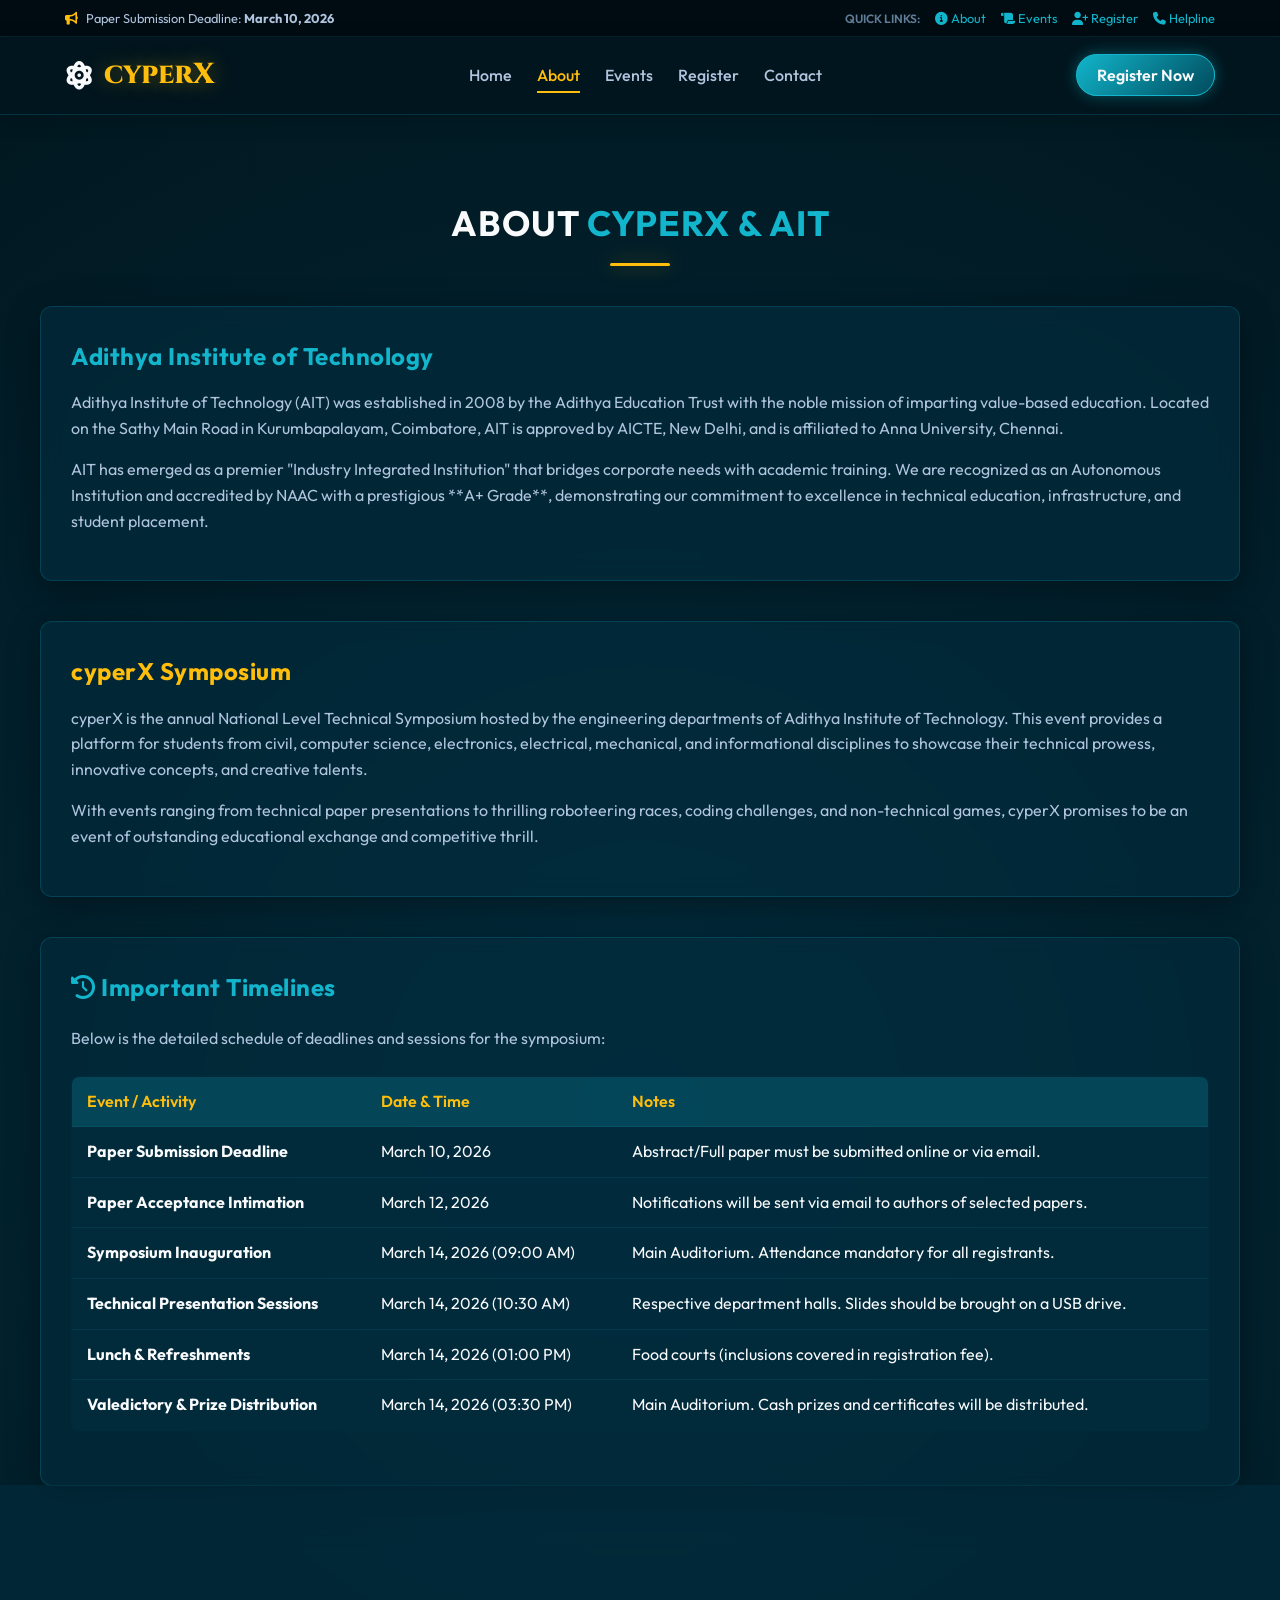
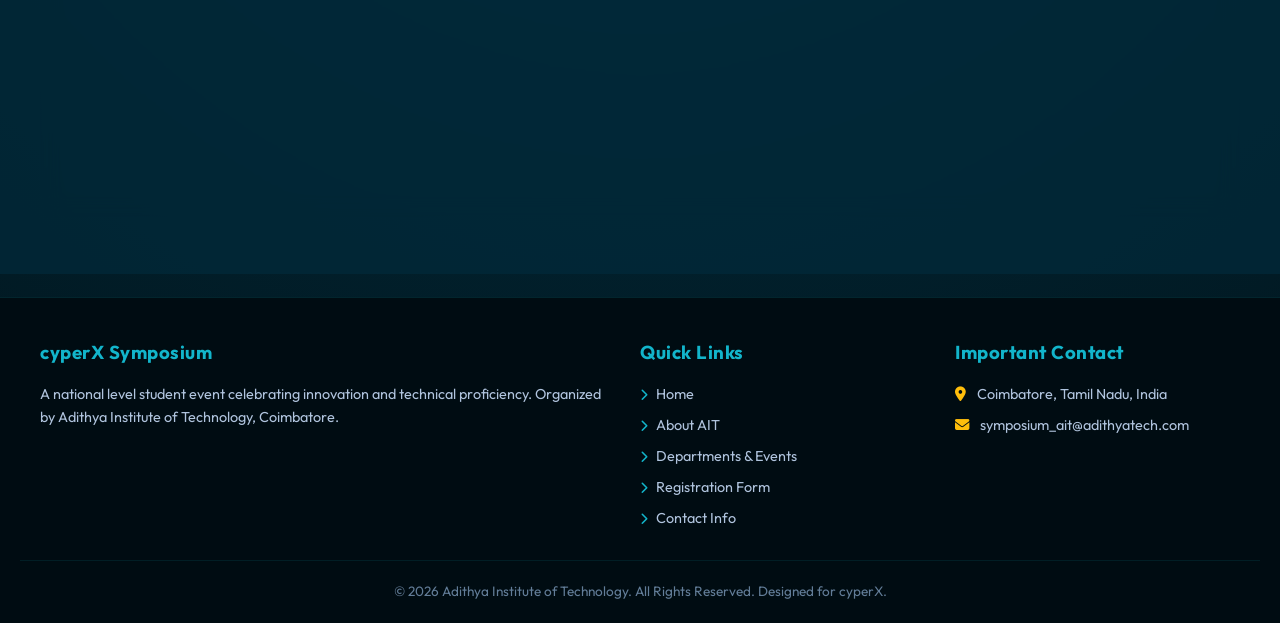
<file: frontendfolder/about.html>
<!DOCTYPE html>
<html lang="en">
<head>
  <meta charset="UTF-8">
  <meta name="viewport" content="width=device-width, initial-scale=1.0">
  <title>About | cyperX Symposium | Adithya Institute of Technology</title>
  <meta name="description" content="Learn more about Adithya Institute of Technology and the rules, guidelines, and schedules for the cyperX National Technical Symposium.">
  
  <!-- FontAwesome Icons -->
  <link rel="stylesheet" href="https://cdnjs.cloudflare.com/ajax/libs/font-awesome/6.4.0/css/all.min.css">
  
  <!-- External CSS -->
  <link rel="stylesheet" href="styles.css">
</head>
<body>

  <!-- Top Bar for Announcements and Quick Links -->
  <div class="top-bar">
    <div class="top-bar-container">
      <div class="top-bar-announcement">
        <i class="fa-solid fa-bullhorn"></i> Paper Submission Deadline: <strong>March 10, 2026</strong>
      </div>
      <div class="top-bar-links">
        <span>Quick Links:</span>
        <a href="about.html"><i class="fa-solid fa-circle-info"></i> About</a>
        <a href="events.html"><i class="fa-solid fa-scroll"></i> Events</a>
        <a href="register.html"><i class="fa-solid fa-user-plus"></i> Register</a>
        <a href="contact.html"><i class="fa-solid fa-phone"></i> Helpline</a>
      </div>
    </div>
  </div>

  <!-- Main Navigation Header -->
  <header id="main-header">
    <div id="nav-container">
      <a href="index.html" id="nav-logo">
        <i class="fa-solid fa-atom text-gradient"></i><span>cyperX</span>
      </a>
      
      <!-- Responsive Navigation Menu -->
      <nav class="nav-links" id="nav-menu">
        <a href="index.html" class="nav-link">Home</a>
        <a href="about.html" class="nav-link active">About</a>
        <a href="events.html" class="nav-link">Events</a>
        <a href="register.html" class="nav-link">Register</a>
        <a href="contact.html" class="nav-link">Contact</a>
      </nav>
      
      <div>
        <a href="register.html" class="cta-btn">Register Now</a>
        <button id="menu-toggle-btn" aria-label="Toggle Menu">
          <i class="fa-solid fa-bars"></i>
        </button>
      </div>
    </div>
  </header>

  <!-- Main Content -->
  <main class="container">
    
    <!-- Section Header -->
    <div class="section-title">
      <h2>About <span>cyperX & AIT</span></h2>
    </div>

    <!-- About Content -->
    <div class="glass-card" style="margin-bottom: 40px;">
      <h3 style="color: var(--color-cyan); margin-bottom: 15px; font-size: 1.5rem;">Adithya Institute of Technology</h3>
      <p>
        Adithya Institute of Technology (AIT) was established in 2008 by the Adithya Education Trust with the noble mission of imparting value-based education. Located on the Sathy Main Road in Kurumbapalayam, Coimbatore, AIT is approved by AICTE, New Delhi, and is affiliated to Anna University, Chennai.
      </p>
      <p>
        AIT has emerged as a premier "Industry Integrated Institution" that bridges corporate needs with academic training. We are recognized as an Autonomous Institution and accredited by NAAC with a prestigious **A+ Grade**, demonstrating our commitment to excellence in technical education, infrastructure, and student placement.
      </p>
    </div>

    <div class="glass-card" style="margin-bottom: 40px;">
      <h3 style="color: var(--color-gold); margin-bottom: 15px; font-size: 1.5rem;">cyperX Symposium</h3>
      <p>
        cyperX is the annual National Level Technical Symposium hosted by the engineering departments of Adithya Institute of Technology. This event provides a platform for students from civil, computer science, electronics, electrical, mechanical, and informational disciplines to showcase their technical prowess, innovative concepts, and creative talents.
      </p>
      <p>
        With events ranging from technical paper presentations to thrilling roboteering races, coding challenges, and non-technical games, cyperX promises to be an event of outstanding educational exchange and competitive thrill.
      </p>
    </div>

    <!-- HTML Table for Timelines -->
    <div class="glass-card" style="margin-bottom: 40px;">
      <h3 style="color: var(--color-cyan); margin-bottom: 20px; font-size: 1.5rem;"><i class="fa-solid fa-clock-rotate-left"></i> Important Timelines</h3>
      <p>Below is the detailed schedule of deadlines and sessions for the symposium:</p>
      
      <table>
        <thead>
          <tr>
            <th>Event / Activity</th>
            <th>Date & Time</th>
            <th>Notes</th>
          </tr>
        </thead>
        <tbody>
          <tr>
            <td><strong>Paper Submission Deadline</strong></td>
            <td>March 10, 2026</td>
            <td>Abstract/Full paper must be submitted online or via email.</td>
          </tr>
          <tr>
            <td><strong>Paper Acceptance Intimation</strong></td>
            <td>March 12, 2026</td>
            <td>Notifications will be sent via email to authors of selected papers.</td>
          </tr>
          <tr>
            <td><strong>Symposium Inauguration</strong></td>
            <td>March 14, 2026 (09:00 AM)</td>
            <td>Main Auditorium. Attendance mandatory for all registrants.</td>
          </tr>
          <tr>
            <td><strong>Technical Presentation Sessions</strong></td>
            <td>March 14, 2026 (10:30 AM)</td>
            <td>Respective department halls. Slides should be brought on a USB drive.</td>
          </tr>
          <tr>
            <td><strong>Lunch & Refreshments</strong></td>
            <td>March 14, 2026 (01:00 PM)</td>
            <td>Food courts (inclusions covered in registration fee).</td>
          </tr>
          <tr>
            <td><strong>Valedictory & Prize Distribution</strong></td>
            <td>March 14, 2026 (03:30 PM)</td>
            <td>Main Auditorium. Cash prizes and certificates will be distributed.</td>
          </tr>
        </tbody>
      </table>
    </div>

    <!-- Rules Guidelines -->
    <div class="glass-card">
      <h3 style="color: var(--color-orange); margin-bottom: 15px; font-size: 1.5rem;"><i class="fa-solid fa-triangle-exclamation"></i> Rules & Guidelines</h3>
      <ul style="display: flex; flex-direction: column; gap: 12px; padding-left: 10px;">
        <li style="display: flex; align-items: flex-start; gap: 10px;">
          <i class="fa-solid fa-circle-check" style="color: var(--color-cyan); margin-top: 5px;"></i>
          <span>All student participants must carry their valid College Identity Cards. Without an ID card, entry to the campus will be restricted.</span>
        </li>
        <li style="display: flex; align-items: flex-start; gap: 10px;">
          <i class="fa-solid fa-circle-check" style="color: var(--color-cyan); margin-top: 5px;"></i>
          <span>Participants are requested to follow a formal or decent smart-casual dress code fitting a professional college symposium.</span>
        </li>
        <li style="display: flex; align-items: flex-start; gap: 10px;">
          <i class="fa-solid fa-circle-check" style="color: var(--color-cyan); margin-top: 5px;"></i>
          <span>For technical presentations, maximum time allowed is 7 minutes for presentation and 3 minutes for Q&A. Maximum 3 members per team.</span>
        </li>
        <li style="display: flex; align-items: flex-start; gap: 10px;">
          <i class="fa-solid fa-circle-check" style="color: var(--color-cyan); margin-top: 5px;"></i>
          <span>The registration fee is Rs. 150/- per participant. Each participant can enter multiple events (subject to scheduling constraints).</span>
        </li>
        <li style="display: flex; align-items: flex-start; gap: 10px;">
          <i class="fa-solid fa-circle-check" style="color: var(--color-cyan); margin-top: 5px;"></i>
          <span>Judges' decisions will be final and binding for all competitions. Disrespectful behavior may lead to immediate disqualification.</span>
        </li>
      </ul>
    </div>

  </main>

  <!-- Footer -->
  <footer id="main-footer">
    <div id="footer-grid">
      <div>
        <h3 style="color: var(--color-cyan); margin-bottom: 15px; font-family: var(--font-sans);">cyperX Symposium</h3>
        <p style="font-size: 0.9rem;">
          A national level student event celebrating innovation and technical proficiency. Organized by Adithya Institute of Technology, Coimbatore.
        </p>
      </div>
      <div>
        <h3 style="color: var(--color-cyan); margin-bottom: 15px; font-family: var(--font-sans);">Quick Links</h3>
        <ul style="display: flex; flex-direction: column; gap: 8px; font-size: 0.9rem;">
          <li><a href="index.html" style="color: var(--text-gray);"><i class="fa-solid fa-chevron-right" style="font-size: 0.75rem; margin-right: 5px; color: var(--color-cyan);"></i> Home</a></li>
          <li><a href="about.html" style="color: var(--text-gray);"><i class="fa-solid fa-chevron-right" style="font-size: 0.75rem; margin-right: 5px; color: var(--color-cyan);"></i> About AIT</a></li>
          <li><a href="events.html" style="color: var(--text-gray);"><i class="fa-solid fa-chevron-right" style="font-size: 0.75rem; margin-right: 5px; color: var(--color-cyan);"></i> Departments & Events</a></li>
          <li><a href="register.html" style="color: var(--text-gray);"><i class="fa-solid fa-chevron-right" style="font-size: 0.75rem; margin-right: 5px; color: var(--color-cyan);"></i> Registration Form</a></li>
          <li><a href="contact.html" style="color: var(--text-gray);"><i class="fa-solid fa-chevron-right" style="font-size: 0.75rem; margin-right: 5px; color: var(--color-cyan);"></i> Contact Info</a></li>
        </ul>
      </div>
      <div>
        <h3 style="color: var(--color-cyan); margin-bottom: 15px; font-family: var(--font-sans);">Important Contact</h3>
        <p style="font-size: 0.9rem; margin-bottom: 8px;"><i class="fa-solid fa-location-dot" style="color: var(--color-gold); margin-right: 8px;"></i> Coimbatore, Tamil Nadu, India</p>
        <p style="font-size: 0.9rem; margin-bottom: 8px;"><i class="fa-solid fa-envelope" style="color: var(--color-gold); margin-right: 8px;"></i> symposium_ait@adithyatech.com</p>
      </div>
    </div>
    <div style="text-align: center; border-top: 1px solid rgba(18, 181, 203, 0.1); padding-top: 20px; font-size: 0.85rem; color: var(--text-muted);">
      &copy; 2026 Adithya Institute of Technology. All Rights Reserved. Designed for cyperX.
    </div>
  </footer>

  <!-- Script File -->
  <script src="script.js"></script>
</body>
</html>
</file>
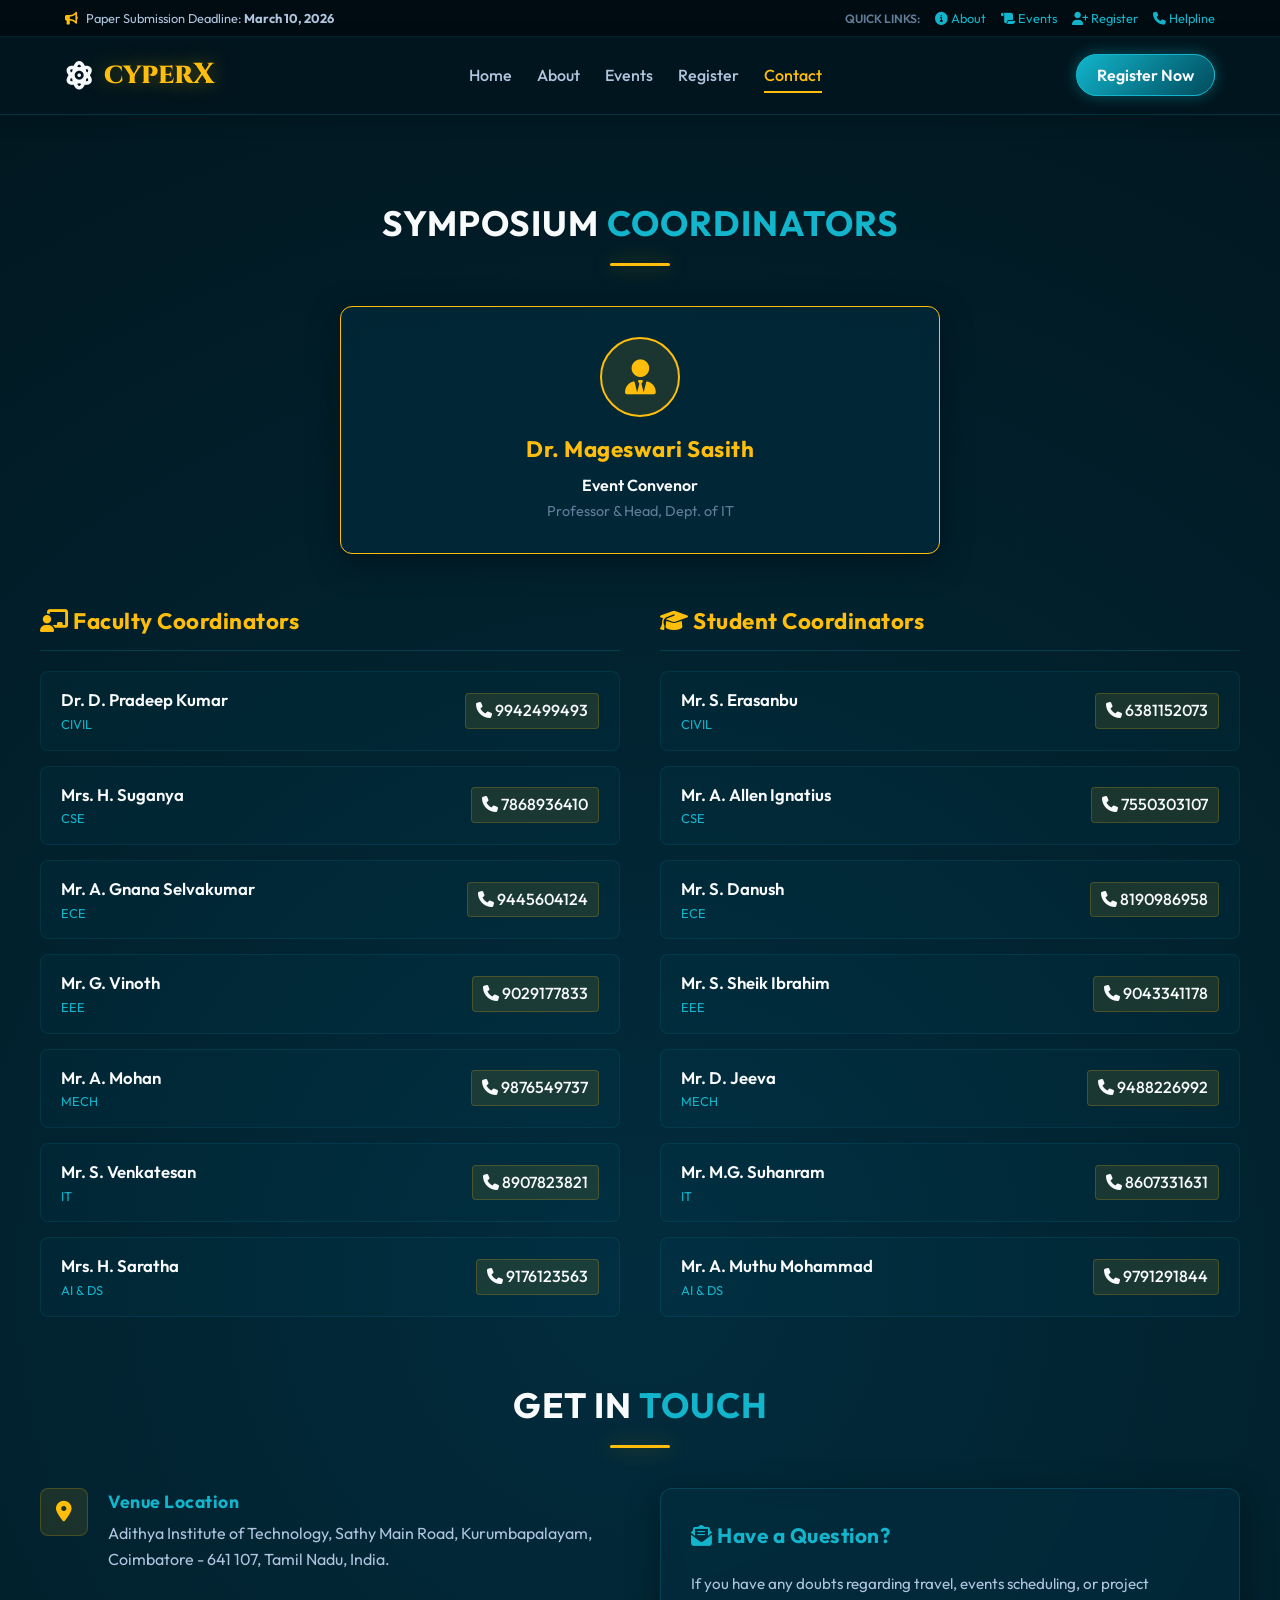
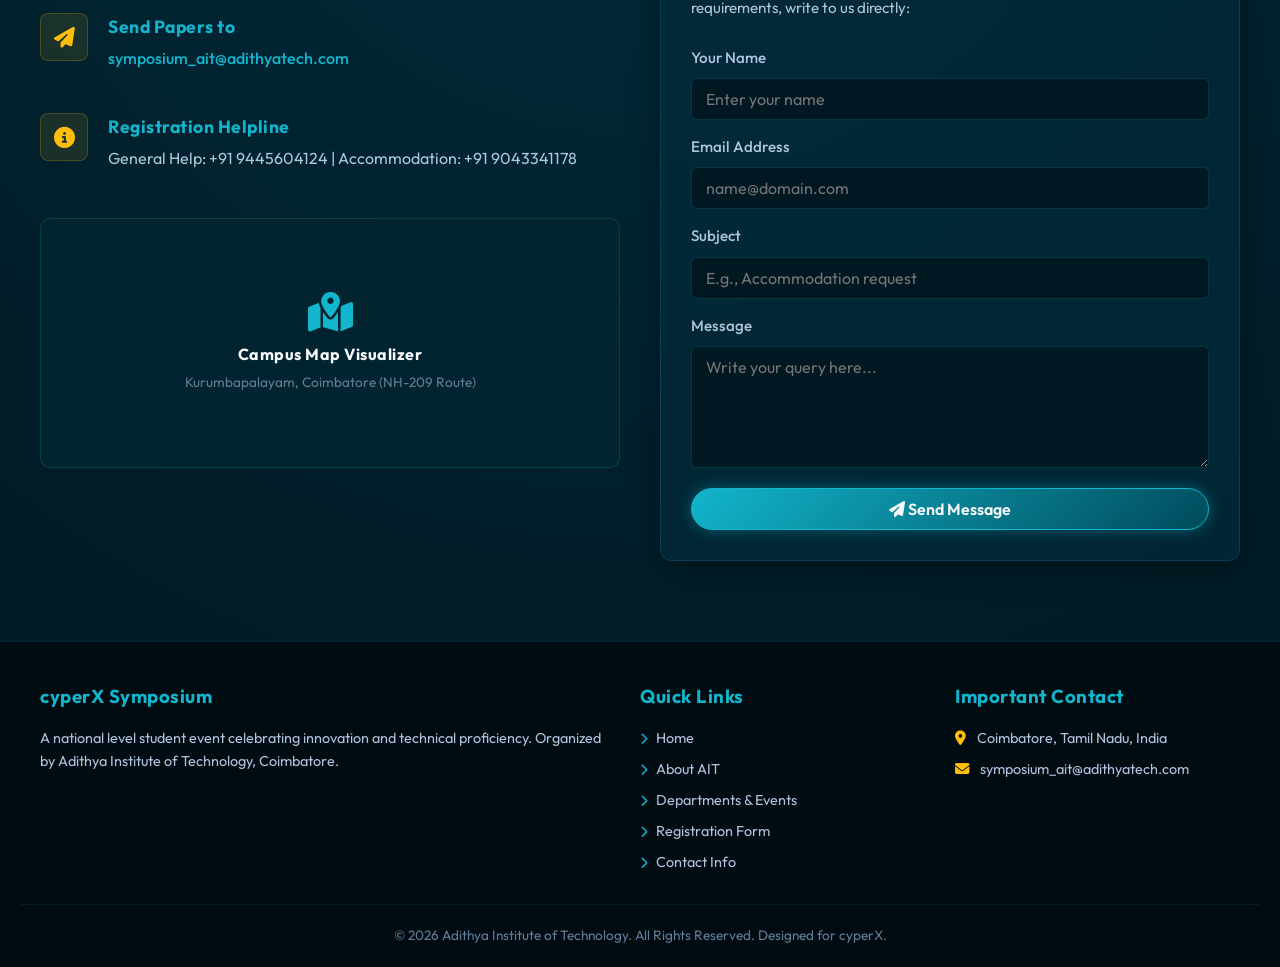
<file: frontendfolder/contact.html>
<!DOCTYPE html>
<html lang="en">
<head>
  <meta charset="UTF-8">
  <meta name="viewport" content="width=device-width, initial-scale=1.0">
  <title>Coordinators & Contact | cyperX | Adithya Institute of Technology</title>
  <meta name="description" content="Get in touch with the coordinators of cyperX symposium. Find phone numbers, email addresses, college location map, and send queries.">
  
  <!-- FontAwesome Icons -->
  <link rel="stylesheet" href="https://cdnjs.cloudflare.com/ajax/libs/font-awesome/6.4.0/css/all.min.css">
  
  <!-- External CSS -->
  <link rel="stylesheet" href="styles.css">
</head>
<body>

  <!-- Top Bar for Announcements and Quick Links -->
  <div class="top-bar">
    <div class="top-bar-container">
      <div class="top-bar-announcement">
        <i class="fa-solid fa-bullhorn"></i> Paper Submission Deadline: <strong>March 10, 2026</strong>
      </div>
      <div class="top-bar-links">
        <span>Quick Links:</span>
        <a href="about.html"><i class="fa-solid fa-circle-info"></i> About</a>
        <a href="events.html"><i class="fa-solid fa-scroll"></i> Events</a>
        <a href="register.html"><i class="fa-solid fa-user-plus"></i> Register</a>
        <a href="contact.html"><i class="fa-solid fa-phone"></i> Helpline</a>
      </div>
    </div>
  </div>

  <!-- Main Navigation Header -->
  <header id="main-header">
    <div id="nav-container">
      <a href="index.html" id="nav-logo">
        <i class="fa-solid fa-atom text-gradient"></i><span>cyperX</span>
      </a>
      
      <!-- Responsive Navigation Menu -->
      <nav class="nav-links" id="nav-menu">
        <a href="index.html" class="nav-link">Home</a>
        <a href="about.html" class="nav-link">About</a>
        <a href="events.html" class="nav-link">Events</a>
        <a href="register.html" class="nav-link">Register</a>
        <a href="contact.html" class="nav-link active">Contact</a>
      </nav>
      
      <div>
        <a href="register.html" class="cta-btn">Register Now</a>
        <button id="menu-toggle-btn" aria-label="Toggle Menu">
          <i class="fa-solid fa-bars"></i>
        </button>
      </div>
    </div>
  </header>

  <!-- Main Content -->
  <main class="container">
    
    <!-- Section Header -->
    <div class="section-title">
      <h2>Symposium <span>Coordinators</span></h2>
    </div>

    <!-- Convenor Section -->
    <div class="glass-card" style="text-align: center; max-width: 600px; margin: 0 auto 50px; border-color: var(--color-gold);">
      <div style="background: rgba(255, 190, 11, 0.1); width: 80px; height: 80px; border-radius: 50%; display: flex; align-items: center; justify-content: center; margin: 0 auto 15px; border: 2px solid var(--color-gold);">
        <i class="fa-solid fa-user-tie" style="font-size: 2.2rem; color: var(--color-gold);"></i>
      </div>
      <h3 style="color: var(--color-gold); font-size: 1.4rem; margin-bottom: 5px;">Dr. Mageswari Sasith</h3>
      <p style="font-weight: 600; color: var(--text-light); margin-bottom: 2px;">Event Convenor</p>
      <p style="font-size: 0.9rem; color: var(--text-muted); margin-bottom: 0;">Professor & Head, Dept. of IT</p>
    </div>

    <!-- Coordinators Lists Section -->
    <section class="coordinators-section">
      <div class="coordinators-grid">
        
        <!-- Faculty Coordinators -->
        <div class="coordinators-block">
          <h3><i class="fa-solid fa-chalkboard-user"></i> Faculty Coordinators</h3>
          <div class="coord-list">
            
            <div class="coord-card">
              <div>
                <span class="coord-name">Dr. D. Pradeep Kumar</span>
                <div class="coord-dept">CIVIL</div>
              </div>
              <a href="tel:9942499493" class="coord-phone"><i class="fa-solid fa-phone"></i> 9942499493</a>
            </div>

            <div class="coord-card">
              <div>
                <span class="coord-name">Mrs. H. Suganya</span>
                <div class="coord-dept">CSE</div>
              </div>
              <a href="tel:7868936410" class="coord-phone"><i class="fa-solid fa-phone"></i> 7868936410</a>
            </div>

            <div class="coord-card">
              <div>
                <span class="coord-name">Mr. A. Gnana Selvakumar</span>
                <div class="coord-dept">ECE</div>
              </div>
              <a href="tel:9445604124" class="coord-phone"><i class="fa-solid fa-phone"></i> 9445604124</a>
            </div>

            <div class="coord-card">
              <div>
                <span class="coord-name">Mr. G. Vinoth</span>
                <div class="coord-dept">EEE</div>
              </div>
              <a href="tel:9029177833" class="coord-phone"><i class="fa-solid fa-phone"></i> 9029177833</a>
            </div>

            <div class="coord-card">
              <div>
                <span class="coord-name">Mr. A. Mohan</span>
                <div class="coord-dept">MECH</div>
              </div>
              <a href="tel:9876549737" class="coord-phone"><i class="fa-solid fa-phone"></i> 9876549737</a>
            </div>

            <div class="coord-card">
              <div>
                <span class="coord-name">Mr. S. Venkatesan</span>
                <div class="coord-dept">IT</div>
              </div>
              <a href="tel:8907823821" class="coord-phone"><i class="fa-solid fa-phone"></i> 8907823821</a>
            </div>

            <div class="coord-card">
              <div>
                <span class="coord-name">Mrs. H. Saratha</span>
                <div class="coord-dept">AI & DS</div>
              </div>
              <a href="tel:9176123563" class="coord-phone"><i class="fa-solid fa-phone"></i> 9176123563</a>
            </div>

          </div>
        </div>

        <!-- Student Coordinators -->
        <div class="coordinators-block">
          <h3><i class="fa-solid fa-graduation-cap"></i> Student Coordinators</h3>
          <div class="coord-list">
            
            <div class="coord-card">
              <div>
                <span class="coord-name">Mr. S. Erasanbu</span>
                <div class="coord-dept">CIVIL</div>
              </div>
              <a href="tel:6381152073" class="coord-phone"><i class="fa-solid fa-phone"></i> 6381152073</a>
            </div>

            <div class="coord-card">
              <div>
                <span class="coord-name">Mr. A. Allen Ignatius</span>
                <div class="coord-dept">CSE</div>
              </div>
              <a href="tel:7550303107" class="coord-phone"><i class="fa-solid fa-phone"></i> 7550303107</a>
            </div>

            <div class="coord-card">
              <div>
                <span class="coord-name">Mr. S. Danush</span>
                <div class="coord-dept">ECE</div>
              </div>
              <a href="tel:8190986958" class="coord-phone"><i class="fa-solid fa-phone"></i> 8190986958</a>
            </div>

            <div class="coord-card">
              <div>
                <span class="coord-name">Mr. S. Sheik Ibrahim</span>
                <div class="coord-dept">EEE</div>
              </div>
              <a href="tel:9043341178" class="coord-phone"><i class="fa-solid fa-phone"></i> 9043341178</a>
            </div>

            <div class="coord-card">
              <div>
                <span class="coord-name">Mr. D. Jeeva</span>
                <div class="coord-dept">MECH</div>
              </div>
              <a href="tel:9488226992" class="coord-phone"><i class="fa-solid fa-phone"></i> 9488226992</a>
            </div>

            <div class="coord-card">
              <div>
                <span class="coord-name">Mr. M.G. Suhanram</span>
                <div class="coord-dept">IT</div>
              </div>
              <a href="tel:8607331631" class="coord-phone"><i class="fa-solid fa-phone"></i> 8607331631</a>
            </div>

            <div class="coord-card">
              <div>
                <span class="coord-name">Mr. A. Muthu Mohammad</span>
                <div class="coord-dept">AI & DS</div>
              </div>
              <a href="tel:9791291844" class="coord-phone"><i class="fa-solid fa-phone"></i> 9791291844</a>
            </div>

          </div>
        </div>

      </div>
    </section>

    <!-- Query/Contact Form & Venue Section -->
    <div class="section-title">
      <h2>Get In <span>Touch</span></h2>
    </div>

    <div class="contact-layout">
      
      <!-- Contact details & Map placeholder -->
      <div>
        <div class="contact-info-list">
          
          <div class="contact-item">
            <div class="contact-icon"><i class="fa-solid fa-location-dot"></i></div>
            <div class="contact-details">
              <h4>Venue Location</h4>
              <p>Adithya Institute of Technology, Sathy Main Road, Kurumbapalayam, Coimbatore - 641 107, Tamil Nadu, India.</p>
            </div>
          </div>

          <div class="contact-item">
            <div class="contact-icon"><i class="fa-solid fa-paper-plane"></i></div>
            <div class="contact-details">
              <h4>Send Papers to</h4>
              <p><a href="mailto:symposium_ait@adithyatech.com" style="color: var(--color-cyan); font-weight: 500;">symposium_ait@adithyatech.com</a></p>
            </div>
          </div>

          <div class="contact-item">
            <div class="contact-icon"><i class="fa-solid fa-circle-info"></i></div>
            <div class="contact-details">
              <h4>Registration Helpline</h4>
              <p>General Help: +91 9445604124 | Accommodation: +91 9043341178</p>
            </div>
          </div>

        </div>

        <!-- Custom Styled Map Box -->
        <div class="map-container">
          <div class="map-placeholder-content">
            <i class="fa-solid fa-map-location-dot"></i>
            <h4 style="color: var(--text-light); margin-bottom: 5px;">Campus Map Visualizer</h4>
            <p style="font-size: 0.85rem; color: var(--text-muted); margin-bottom: 0;">Kurumbapalayam, Coimbatore (NH-209 Route)</p>
          </div>
        </div>
      </div>

      <!-- General Query Form (Form 2) -->
      <div class="glass-card">
        <h3 style="color: var(--color-cyan); margin-bottom: 20px; font-size: 1.3rem;"><i class="fa-solid fa-envelope-open-text"></i> Have a Question?</h3>
        <p style="font-size: 0.95rem; margin-bottom: 25px;">If you have any doubts regarding travel, events scheduling, or project requirements, write to us directly:</p>
        
        <form id="contact-query-form" novalidate>
          <div class="form-group" style="margin-bottom: 15px;">
            <label for="contact-name">Your Name</label>
            <input type="text" id="contact-name" required placeholder="Enter your name">
            <span class="invalid-feedback" id="cname-error">Please fill in your name.</span>
          </div>

          <div class="form-group" style="margin-bottom: 15px;">
            <label for="contact-email">Email Address</label>
            <input type="email" id="contact-email" required placeholder="name@domain.com">
            <span class="invalid-feedback" id="cemail-error">Please enter a valid email address.</span>
          </div>

          <div class="form-group" style="margin-bottom: 15px;">
            <label for="contact-subject">Subject</label>
            <input type="text" id="contact-subject" required placeholder="E.g., Accommodation request">
            <span class="invalid-feedback" id="csubject-error">Subject is required.</span>
          </div>

          <div class="form-group" style="margin-bottom: 20px;">
            <label for="contact-message">Message</label>
            <textarea id="contact-message" rows="5" required placeholder="Write your query here..."></textarea>
            <span class="invalid-feedback" id="cmessage-error">Message content is empty.</span>
          </div>

          <button type="submit" class="cta-btn" style="width: 100%;"><i class="fa-solid fa-paper-plane"></i> Send Message</button>
        </form>
      </div>

    </div>

  </main>

  <!-- Footer -->
  <footer id="main-footer">
    <div id="footer-grid">
      <div>
        <h3 style="color: var(--color-cyan); margin-bottom: 15px; font-family: var(--font-sans);">cyperX Symposium</h3>
        <p style="font-size: 0.9rem;">
          A national level student event celebrating innovation and technical proficiency. Organized by Adithya Institute of Technology, Coimbatore.
        </p>
      </div>
      <div>
        <h3 style="color: var(--color-cyan); margin-bottom: 15px; font-family: var(--font-sans);">Quick Links</h3>
        <ul style="display: flex; flex-direction: column; gap: 8px; font-size: 0.9rem;">
          <li><a href="index.html" style="color: var(--text-gray);"><i class="fa-solid fa-chevron-right" style="font-size: 0.75rem; margin-right: 5px; color: var(--color-cyan);"></i> Home</a></li>
          <li><a href="about.html" style="color: var(--text-gray);"><i class="fa-solid fa-chevron-right" style="font-size: 0.75rem; margin-right: 5px; color: var(--color-cyan);"></i> About AIT</a></li>
          <li><a href="events.html" style="color: var(--text-gray);"><i class="fa-solid fa-chevron-right" style="font-size: 0.75rem; margin-right: 5px; color: var(--color-cyan);"></i> Departments & Events</a></li>
          <li><a href="register.html" style="color: var(--text-gray);"><i class="fa-solid fa-chevron-right" style="font-size: 0.75rem; margin-right: 5px; color: var(--color-cyan);"></i> Registration Form</a></li>
          <li><a href="contact.html" style="color: var(--text-gray);"><i class="fa-solid fa-chevron-right" style="font-size: 0.75rem; margin-right: 5px; color: var(--color-cyan);"></i> Contact Info</a></li>
        </ul>
      </div>
      <div>
        <h3 style="color: var(--color-cyan); margin-bottom: 15px; font-family: var(--font-sans);">Important Contact</h3>
        <p style="font-size: 0.9rem; margin-bottom: 8px;"><i class="fa-solid fa-location-dot" style="color: var(--color-gold); margin-right: 8px;"></i> Coimbatore, Tamil Nadu, India</p>
        <p style="font-size: 0.9rem; margin-bottom: 8px;"><i class="fa-solid fa-envelope" style="color: var(--color-gold); margin-right: 8px;"></i> symposium_ait@adithyatech.com</p>
      </div>
    </div>
    <div style="text-align: center; border-top: 1px solid rgba(18, 181, 203, 0.1); padding-top: 20px; font-size: 0.85rem; color: var(--text-muted);">
      &copy; 2026 Adithya Institute of Technology. All Rights Reserved. Designed for cyperX.
    </div>
  </footer>

  <!-- Script File -->
  <script src="script.js"></script>
</body>
</html>
</file>
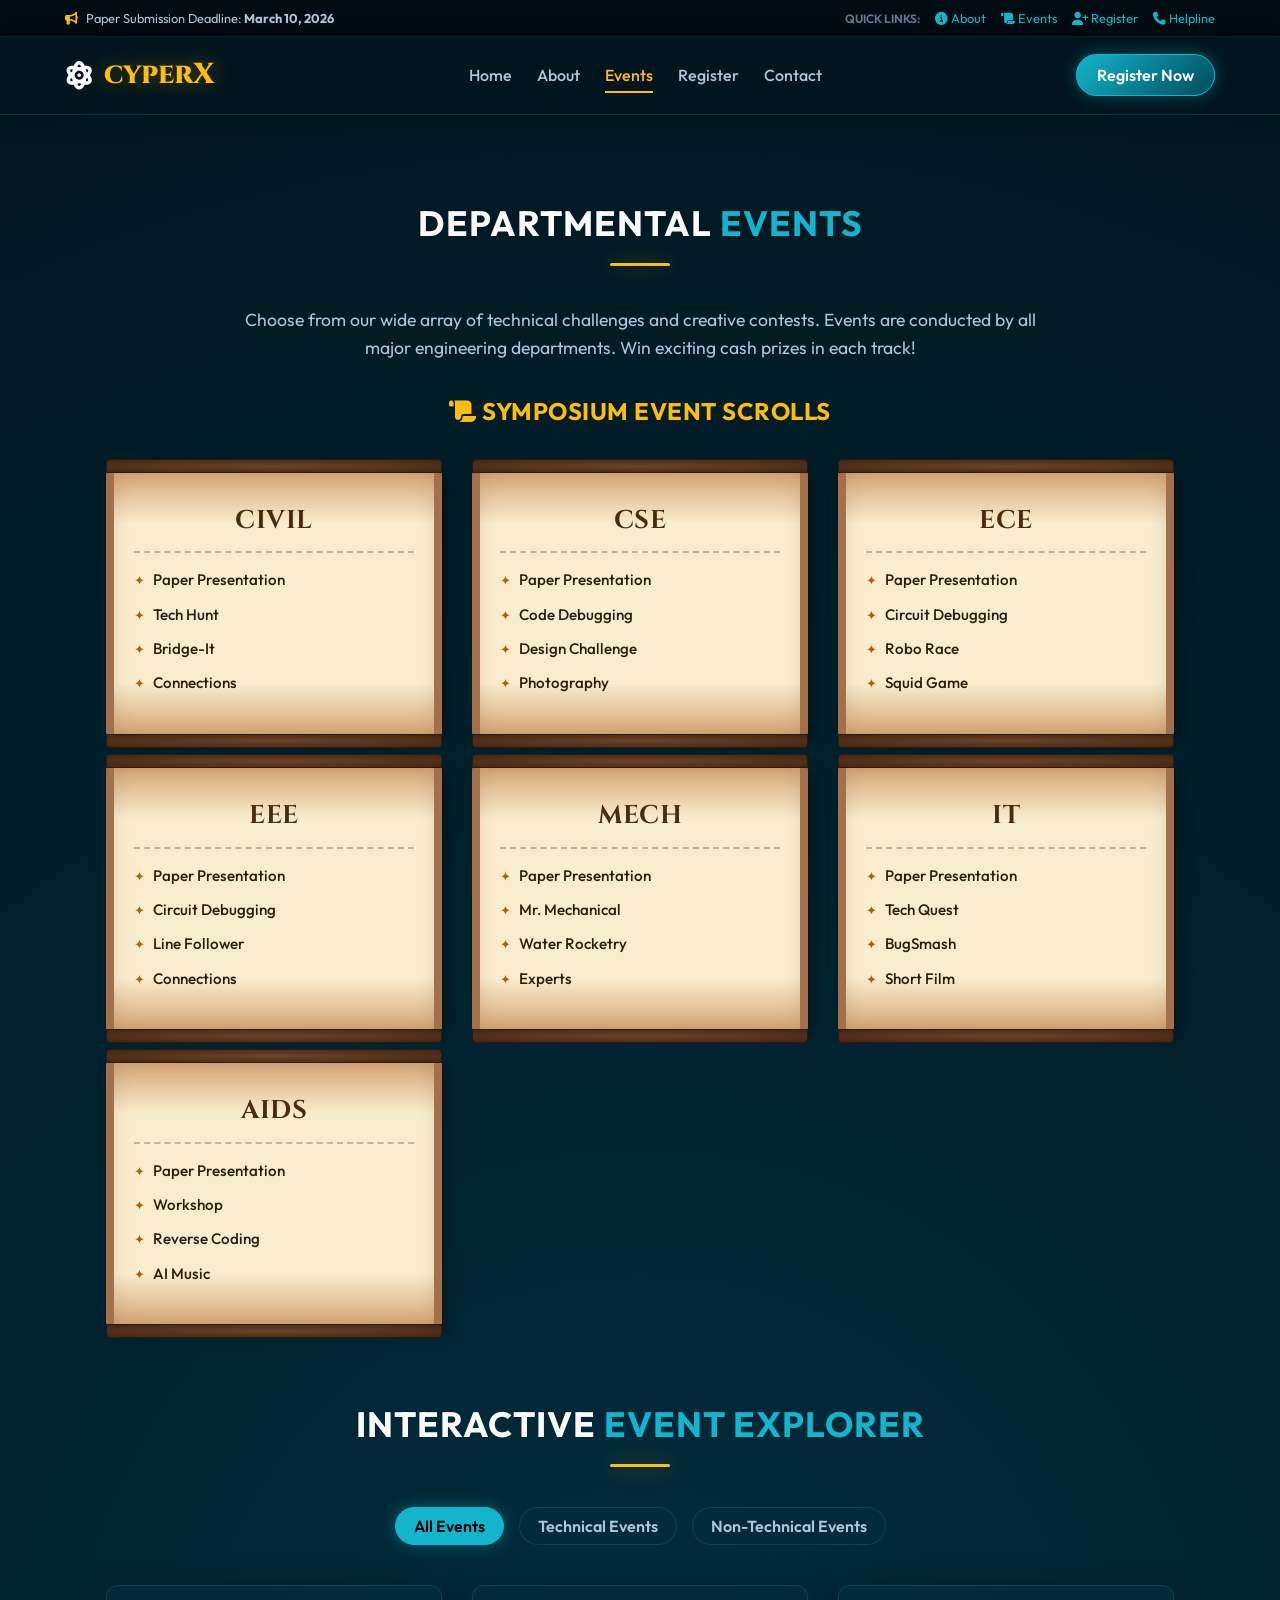
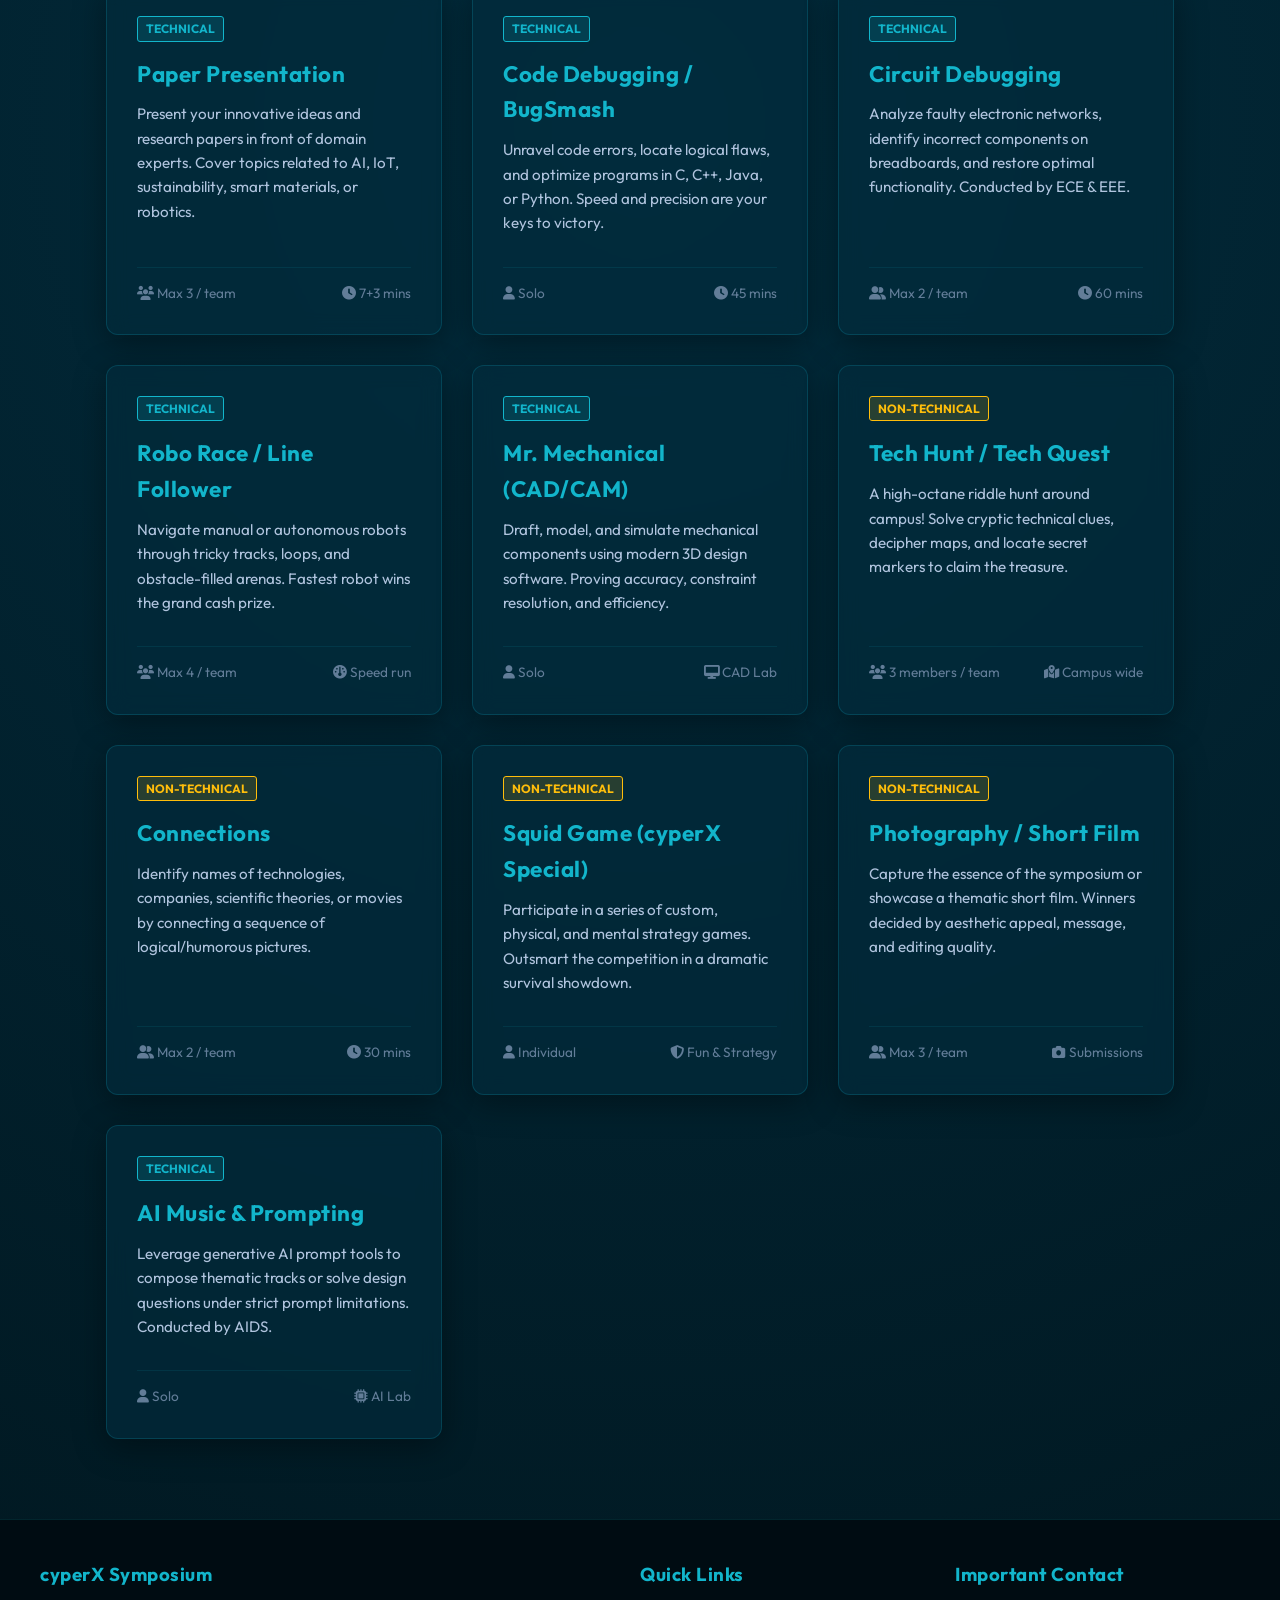
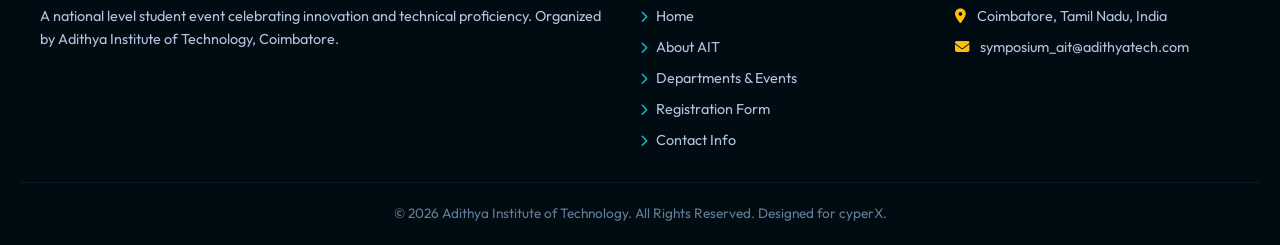
<file: frontendfolder/events.html>
<!DOCTYPE html>
<html lang="en">
<head>
  <meta charset="UTF-8">
  <meta name="viewport" content="width=device-width, initial-scale=1.0">
  <title>Events | cyperX Symposium | Adithya Institute of Technology</title>
  <meta name="description" content="Explore the technical and non-technical events across all departments at cyperX, including CSE, ECE, EEE, MECH, CIVIL, IT, and AIDS.">
  
  <!-- FontAwesome Icons -->
  <link rel="stylesheet" href="https://cdnjs.cloudflare.com/ajax/libs/font-awesome/6.4.0/css/all.min.css">
  
  <!-- External CSS -->
  <link rel="stylesheet" href="styles.css">
</head>
<body>

  <!-- Top Bar for Announcements and Quick Links -->
  <div class="top-bar">
    <div class="top-bar-container">
      <div class="top-bar-announcement">
        <i class="fa-solid fa-bullhorn"></i> Paper Submission Deadline: <strong>March 10, 2026</strong>
      </div>
      <div class="top-bar-links">
        <span>Quick Links:</span>
        <a href="about.html"><i class="fa-solid fa-circle-info"></i> About</a>
        <a href="events.html"><i class="fa-solid fa-scroll"></i> Events</a>
        <a href="register.html"><i class="fa-solid fa-user-plus"></i> Register</a>
        <a href="contact.html"><i class="fa-solid fa-phone"></i> Helpline</a>
      </div>
    </div>
  </div>

  <!-- Main Navigation Header -->
  <header id="main-header">
    <div id="nav-container">
      <a href="index.html" id="nav-logo">
        <i class="fa-solid fa-atom text-gradient"></i><span>cyperX</span>
      </a>
      
      <!-- Responsive Navigation Menu -->
      <nav class="nav-links" id="nav-menu">
        <a href="index.html" class="nav-link">Home</a>
        <a href="about.html" class="nav-link">About</a>
        <a href="events.html" class="nav-link active">Events</a>
        <a href="register.html" class="nav-link">Register</a>
        <a href="contact.html" class="nav-link">Contact</a>
      </nav>
      
      <div>
        <a href="register.html" class="cta-btn">Register Now</a>
        <button id="menu-toggle-btn" aria-label="Toggle Menu">
          <i class="fa-solid fa-bars"></i>
        </button>
      </div>
    </div>
  </header>

  <!-- Main Content -->
  <main class="container">
    
    <!-- Section Header -->
    <div class="section-title">
      <h2>Departmental <span>Events</span></h2>
    </div>

    <!-- Overview Statement -->
    <p style="text-align: center; max-width: 800px; margin: 0 auto 30px; font-size: 1.1rem;">
      Choose from our wide array of technical challenges and creative contests. Events are conducted by all major engineering departments. Win exciting cash prizes in each track!
    </p>

    <!-- Poster-style Scrolls Grid (Shows original poster theme) -->
    <h3 style="text-align: center; color: var(--color-gold); margin-bottom: 25px; font-size: 1.5rem; text-transform: uppercase;">
      <i class="fa-solid fa-scroll"></i> Symposium Event Scrolls
    </h3>
    
    <div class="dept-grid" style="margin-bottom: 70px;">
      <!-- CIVIL Scroll -->
      <div class="dept-scroll">
        <h3>CIVIL</h3>
        <ul class="event-list-scroll">
          <li>Paper Presentation</li>
          <li>Tech Hunt</li>
          <li>Bridge-It</li>
          <li>Connections</li>
        </ul>
      </div>

      <!-- CSE Scroll -->
      <div class="dept-scroll">
        <h3>CSE</h3>
        <ul class="event-list-scroll">
          <li>Paper Presentation</li>
          <li>Code Debugging</li>
          <li>Design Challenge</li>
          <li>Photography</li>
        </ul>
      </div>

      <!-- ECE Scroll -->
      <div class="dept-scroll">
        <h3>ECE</h3>
        <ul class="event-list-scroll">
          <li>Paper Presentation</li>
          <li>Circuit Debugging</li>
          <li>Robo Race</li>
          <li>Squid Game</li>
        </ul>
      </div>

      <!-- EEE Scroll -->
      <div class="dept-scroll">
        <h3>EEE</h3>
        <ul class="event-list-scroll">
          <li>Paper Presentation</li>
          <li>Circuit Debugging</li>
          <li>Line Follower</li>
          <li>Connections</li>
        </ul>
      </div>

      <!-- MECH Scroll -->
      <div class="dept-scroll">
        <h3>MECH</h3>
        <ul class="event-list-scroll">
          <li>Paper Presentation</li>
          <li>Mr. Mechanical</li>
          <li>Water Rocketry</li>
          <li>Experts</li>
        </ul>
      </div>

      <!-- IT Scroll -->
      <div class="dept-scroll">
        <h3>IT</h3>
        <ul class="event-list-scroll">
          <li>Paper Presentation</li>
          <li>Tech Quest</li>
          <li>BugSmash</li>
          <li>Short Film</li>
        </ul>
      </div>

      <!-- AIDS Scroll -->
      <div class="dept-scroll">
        <h3>AIDS</h3>
        <ul class="event-list-scroll">
          <li>Paper Presentation</li>
          <li>Workshop</li>
          <li>Reverse Coding</li>
          <li>AI Music</li>
        </ul>
      </div>
    </div>

    <!-- Interactive Event Explorer (Filter and Detail cards) -->
    <div class="section-title">
      <h2>Interactive <span>Event Explorer</span></h2>
    </div>

    <!-- Category Filter Controls -->
    <div class="filter-container">
      <button class="filter-btn active" data-filter="all">All Events</button>
      <button class="filter-btn" data-filter="tech">Technical Events</button>
      <button class="filter-btn" data-filter="nontech">Non-Technical Events</button>
    </div>

    <!-- Events Detailed Grid -->
    <div class="dept-grid" id="events-grid-explorer">
      
      <!-- Event Card 1 -->
      <div class="glass-card event-card-item" data-type="tech">
        <div class="event-card">
          <span class="event-type-badge type-tech">Technical</span>
          <h3>Paper Presentation</h3>
          <p>Present your innovative ideas and research papers in front of domain experts. Cover topics related to AI, IoT, sustainability, smart materials, or robotics.</p>
          <div class="event-meta">
            <span><i class="fa-solid fa-users"></i> Max 3 / team</span>
            <span><i class="fa-solid fa-clock"></i> 7+3 mins</span>
          </div>
        </div>
      </div>

      <!-- Event Card 2 -->
      <div class="glass-card event-card-item" data-type="tech">
        <div class="event-card">
          <span class="event-type-badge type-tech">Technical</span>
          <h3>Code Debugging / BugSmash</h3>
          <p>Unravel code errors, locate logical flaws, and optimize programs in C, C++, Java, or Python. Speed and precision are your keys to victory.</p>
          <div class="event-meta">
            <span><i class="fa-solid fa-user"></i> Solo</span>
            <span><i class="fa-solid fa-clock"></i> 45 mins</span>
          </div>
        </div>
      </div>

      <!-- Event Card 3 -->
      <div class="glass-card event-card-item" data-type="tech">
        <div class="event-card">
          <span class="event-type-badge type-tech">Technical</span>
          <h3>Circuit Debugging</h3>
          <p>Analyze faulty electronic networks, identify incorrect components on breadboards, and restore optimal functionality. Conducted by ECE & EEE.</p>
          <div class="event-meta">
            <span><i class="fa-solid fa-user-group"></i> Max 2 / team</span>
            <span><i class="fa-solid fa-clock"></i> 60 mins</span>
          </div>
        </div>
      </div>

      <!-- Event Card 4 -->
      <div class="glass-card event-card-item" data-type="tech">
        <div class="event-card">
          <span class="event-type-badge type-tech">Technical</span>
          <h3>Robo Race / Line Follower</h3>
          <p>Navigate manual or autonomous robots through tricky tracks, loops, and obstacle-filled arenas. Fastest robot wins the grand cash prize.</p>
          <div class="event-meta">
            <span><i class="fa-solid fa-users"></i> Max 4 / team</span>
            <span><i class="fa-solid fa-gauge"></i> Speed run</span>
          </div>
        </div>
      </div>

      <!-- Event Card 5 -->
      <div class="glass-card event-card-item" data-type="tech">
        <div class="event-card">
          <span class="event-type-badge type-tech">Technical</span>
          <h3>Mr. Mechanical (CAD/CAM)</h3>
          <p>Draft, model, and simulate mechanical components using modern 3D design software. Proving accuracy, constraint resolution, and efficiency.</p>
          <div class="event-meta">
            <span><i class="fa-solid fa-user"></i> Solo</span>
            <span><i class="fa-solid fa-desktop"></i> CAD Lab</span>
          </div>
        </div>
      </div>

      <!-- Event Card 6 -->
      <div class="glass-card event-card-item" data-type="nontech">
        <div class="event-card">
          <span class="event-type-badge type-nontech">Non-Technical</span>
          <h3>Tech Hunt / Tech Quest</h3>
          <p>A high-octane riddle hunt around campus! Solve cryptic technical clues, decipher maps, and locate secret markers to claim the treasure.</p>
          <div class="event-meta">
            <span><i class="fa-solid fa-users"></i> 3 members / team</span>
            <span><i class="fa-solid fa-map-location-dot"></i> Campus wide</span>
          </div>
        </div>
      </div>

      <!-- Event Card 7 -->
      <div class="glass-card event-card-item" data-type="nontech">
        <div class="event-card">
          <span class="event-type-badge type-nontech">Non-Technical</span>
          <h3>Connections</h3>
          <p>Identify names of technologies, companies, scientific theories, or movies by connecting a sequence of logical/humorous pictures.</p>
          <div class="event-meta">
            <span><i class="fa-solid fa-user-group"></i> Max 2 / team</span>
            <span><i class="fa-solid fa-clock"></i> 30 mins</span>
          </div>
        </div>
      </div>

      <!-- Event Card 8 -->
      <div class="glass-card event-card-item" data-type="nontech">
        <div class="event-card">
          <span class="event-type-badge type-nontech">Non-Technical</span>
          <h3>Squid Game (cyperX Special)</h3>
          <p>Participate in a series of custom, physical, and mental strategy games. Outsmart the competition in a dramatic survival showdown.</p>
          <div class="event-meta">
            <span><i class="fa-solid fa-user"></i> Individual</span>
            <span><i class="fa-solid fa-shield-halved"></i> Fun & Strategy</span>
          </div>
        </div>
      </div>

      <!-- Event Card 9 -->
      <div class="glass-card event-card-item" data-type="nontech">
        <div class="event-card">
          <span class="event-type-badge type-nontech">Non-Technical</span>
          <h3>Photography / Short Film</h3>
          <p>Capture the essence of the symposium or showcase a thematic short film. Winners decided by aesthetic appeal, message, and editing quality.</p>
          <div class="event-meta">
            <span><i class="fa-solid fa-user-group"></i> Max 3 / team</span>
            <span><i class="fa-solid fa-camera"></i> Submissions</span>
          </div>
        </div>
      </div>

      <!-- Event Card 10 -->
      <div class="glass-card event-card-item" data-type="tech">
        <div class="event-card">
          <span class="event-type-badge type-tech">Technical</span>
          <h3>AI Music & Prompting</h3>
          <p>Leverage generative AI prompt tools to compose thematic tracks or solve design questions under strict prompt limitations. Conducted by AIDS.</p>
          <div class="event-meta">
            <span><i class="fa-solid fa-user"></i> Solo</span>
            <span><i class="fa-solid fa-microchip"></i> AI Lab</span>
          </div>
        </div>
      </div>
    </div>

  </main>

  <!-- Footer -->
  <footer id="main-footer">
    <div id="footer-grid">
      <div>
        <h3 style="color: var(--color-cyan); margin-bottom: 15px; font-family: var(--font-sans);">cyperX Symposium</h3>
        <p style="font-size: 0.9rem;">
          A national level student event celebrating innovation and technical proficiency. Organized by Adithya Institute of Technology, Coimbatore.
        </p>
      </div>
      <div>
        <h3 style="color: var(--color-cyan); margin-bottom: 15px; font-family: var(--font-sans);">Quick Links</h3>
        <ul style="display: flex; flex-direction: column; gap: 8px; font-size: 0.9rem;">
          <li><a href="index.html" style="color: var(--text-gray);"><i class="fa-solid fa-chevron-right" style="font-size: 0.75rem; margin-right: 5px; color: var(--color-cyan);"></i> Home</a></li>
          <li><a href="about.html" style="color: var(--text-gray);"><i class="fa-solid fa-chevron-right" style="font-size: 0.75rem; margin-right: 5px; color: var(--color-cyan);"></i> About AIT</a></li>
          <li><a href="events.html" style="color: var(--text-gray);"><i class="fa-solid fa-chevron-right" style="font-size: 0.75rem; margin-right: 5px; color: var(--color-cyan);"></i> Departments & Events</a></li>
          <li><a href="register.html" style="color: var(--text-gray);"><i class="fa-solid fa-chevron-right" style="font-size: 0.75rem; margin-right: 5px; color: var(--color-cyan);"></i> Registration Form</a></li>
          <li><a href="contact.html" style="color: var(--text-gray);"><i class="fa-solid fa-chevron-right" style="font-size: 0.75rem; margin-right: 5px; color: var(--color-cyan);"></i> Contact Info</a></li>
        </ul>
      </div>
      <div>
        <h3 style="color: var(--color-cyan); margin-bottom: 15px; font-family: var(--font-sans);">Important Contact</h3>
        <p style="font-size: 0.9rem; margin-bottom: 8px;"><i class="fa-solid fa-location-dot" style="color: var(--color-gold); margin-right: 8px;"></i> Coimbatore, Tamil Nadu, India</p>
        <p style="font-size: 0.9rem; margin-bottom: 8px;"><i class="fa-solid fa-envelope" style="color: var(--color-gold); margin-right: 8px;"></i> symposium_ait@adithyatech.com</p>
      </div>
    </div>
    <div style="text-align: center; border-top: 1px solid rgba(18, 181, 203, 0.1); padding-top: 20px; font-size: 0.85rem; color: var(--text-muted);">
      &copy; 2026 Adithya Institute of Technology. All Rights Reserved. Designed for cyperX.
    </div>
  </footer>

  <!-- Script File -->
  <script src="script.js"></script>
</body>
</html>
</file>
<file: frontendfolder/styles.css>
/* ==========================================================================
   cyperX SYMPOSIUM - GLOBAL DESIGN SYSTEM
   ========================================================================== */

/* Google Fonts Import */
@import url('https://fonts.googleapis.com/css2?family=Cinzel:wght@500;700;800;900&family=Outfit:wght@300;400;500;600;700;800&display=swap');

:root {
  /* Premium Dark Theme Palette (Inspired by Poster Teal/Cyan/Gold) */
  --bg-dark: #01161e;
  --bg-navy: #022c3d;
  --bg-teal: #004b5c;
  --color-cyan: #12b5cb;
  --color-gold: #ffbe0b;
  --color-orange: #fb5607;
  --color-accent: #ff007f;

  /* Text colors */
  --text-light: #f8fafc;
  --text-gray: #b0c4de;
  --text-muted: #627d98;

  /* Card / Glassmorphism */
  --glass-bg: rgba(2, 44, 61, 0.65);
  --glass-border: rgba(18, 181, 203, 0.2);
  --glass-border-hover: rgba(255, 190, 11, 0.4);
  --glass-shadow: 0 8px 32px 0 rgba(0, 0, 0, 0.37);
  --glow-cyan: 0 0 15px rgba(18, 181, 203, 0.4);
  --glow-gold: 0 0 20px rgba(255, 190, 11, 0.4);

  /* Fonts */
  --font-serif: 'Cinzel', serif;
  --font-sans: 'Outfit', sans-serif;

  /* Transitions */
  --transition-smooth: all 0.3s cubic-bezier(0.25, 0.8, 0.25, 1);
  --transition-bounce: all 0.5s cubic-bezier(0.68, -0.6, 0.32, 1.6);
}

/* 1. UNIVERSAL SELECTOR (*) & GLOBAL RESET */
* {
  box-sizing: border-box;
  margin: 0;
  padding: 0;
}

/* 2. ELEMENT SELECTORS */
html {
  scroll-behavior: smooth;
  font-size: 16px;
  background-color: var(--bg-dark);
}

body {
  font-family: var(--font-sans);
  background: radial-gradient(circle at 50% 50%, var(--bg-navy) 0%, var(--bg-dark) 100%);
  color: var(--text-light);
  line-height: 1.6;
  min-height: 100vh;
  display: flex;
  flex-direction: column;
  overflow-x: hidden;
}

header,
nav,
main,
section,
footer,
article,
aside {
  display: block;
  /* HTML5 Semantic Element fix for older browsers */
}

h1,
h2,
h3,
h4,
h5,
h6 {
  font-family: var(--font-sans);
  font-weight: 700;
  letter-spacing: 0.5px;
  color: var(--text-light);
}

p {
  color: var(--text-gray);
  margin-bottom: 1rem;
}

a {
  text-decoration: none;
  color: inherit;
  transition: var(--transition-smooth);
}

ul {
  list-style: none;
}

img {
  max-width: 100%;
  height: auto;
  display: block;
}

table {
  width: 100%;
  border-collapse: collapse;
  margin: 1.5rem 0;
  background: var(--glass-bg);
  border: 1px solid var(--glass-border);
  border-radius: 8px;
  overflow: hidden;
}

th,
td {
  padding: 12px 15px;
  text-align: left;
  border-bottom: 1px solid rgba(18, 181, 203, 0.1);
}

th {
  background-color: rgba(18, 181, 203, 0.2);
  color: var(--color-gold);
  font-weight: 600;
}

/* 3. GROUPING SELECTORS */
input,
select,
textarea,
button {
  font-family: inherit;
  font-size: 1rem;
  color: var(--text-light);
  background-color: rgba(1, 22, 30, 0.8);
  border: 1.5px solid var(--glass-border);
  border-radius: 6px;
  padding: 10px 14px;
  transition: var(--transition-smooth);
  width: 100%;
  outline: none;
}

/* 4. ID SELECTORS */
.top-bar {
  background-color: #000c12;
  border-bottom: 1px solid rgba(18, 181, 203, 0.15);
  font-size: 0.8rem;
  color: var(--text-gray);
}

.top-bar-container {
  display: flex;
  justify-content: space-between;
  align-items: center;
  max-width: 1200px;
  margin: 0 auto;
  padding: 8px 25px;
  flex-wrap: wrap;
  gap: 10px;
}

.top-bar-announcement i {
  color: var(--color-gold);
  margin-right: 5px;
}

.top-bar-links {
  display: flex;
  gap: 15px;
  align-items: center;
}

.top-bar-links span {
  color: var(--text-muted);
  font-weight: 600;
  text-transform: uppercase;
  font-size: 0.75rem;
}

.top-bar-links a {
  color: var(--color-cyan);
  transition: var(--transition-smooth);
}

.top-bar-links a:hover {
  color: var(--color-gold);
  text-shadow: var(--glow-gold);
}

@media (max-width: 600px) {
  .top-bar-container {
    justify-content: center;
    text-align: center;
  }

  .top-bar-links {
    display: none;
  }
}

#main-header {
  position: sticky;
  top: 0;
  z-index: 1000;
  background: rgba(1, 22, 30, 0.85);
  backdrop-filter: blur(12px);
  -webkit-backdrop-filter: blur(12px);
  border-bottom: 1px solid var(--glass-border);
  box-shadow: 0 4px 20px rgba(0, 0, 0, 0.2);
}

#nav-container {
  display: flex;
  justify-content: space-between;
  align-items: center;
  max-width: 1200px;
  margin: 0 auto;
  padding: 15px 25px;
}

#nav-logo {
  font-family: var(--font-serif);
  font-size: 1.8rem;
  font-weight: 800;
  color: var(--text-light);
  display: flex;
  align-items: center;
  gap: 10px;
}

#nav-logo span {
  color: var(--color-gold);
  text-shadow: var(--glow-gold);
}

#menu-toggle-btn {
  display: none;
  background: none;
  border: none;
  color: var(--text-light);
  font-size: 1.8rem;
  cursor: pointer;
  width: auto;
  padding: 0;
}

#main-footer {
  background-color: #000c12;
  border-top: 1px solid rgba(18, 181, 203, 0.15);
  padding: 40px 20px 20px;
  margin-top: auto;
}

#footer-grid {
  display: grid;
  grid-template-columns: 2fr 1fr 1fr;
  gap: 30px;
  max-width: 1200px;
  margin: 0 auto 30px;
}

/* 5. CLASS SELECTORS & FLEXBOX/GRID LAYOUTS */
.container {
  max-width: 1200px;
  margin: 0 auto;
  padding: 60px 25px;
}

.nav-links {
  display: flex;
  gap: 25px;
  align-items: center;
}

.nav-link {
  font-weight: 500;
  color: var(--text-gray);
  padding: 5px 0;
  position: relative;
}

.nav-link::after {
  content: '';
  position: absolute;
  bottom: 0;
  left: 0;
  width: 0;
  height: 2px;
  background-color: var(--color-cyan);
  transition: var(--transition-smooth);
}

/* Pseudo-class Hover */
.nav-link:hover {
  color: var(--color-cyan);
}

.nav-link:hover::after {
  width: 100%;
}

.nav-link.active {
  color: var(--color-gold);
}

.nav-link.active::after {
  width: 100%;
  background-color: var(--color-gold);
}

.cta-btn {
  background: linear-gradient(135deg, var(--color-cyan) 0%, var(--bg-teal) 100%);
  color: var(--text-light);
  border: 1px solid var(--color-cyan);
  padding: 10px 20px;
  border-radius: 50px;
  font-weight: 600;
  cursor: pointer;
  box-shadow: var(--glow-cyan);
  width: auto;
  text-align: center;
}

.cta-btn:hover {
  background: linear-gradient(135deg, var(--color-gold) 0%, var(--color-orange) 100%);
  border-color: var(--color-gold);
  color: #000;
  box-shadow: var(--glow-gold);
  transform: translateY(-2px);
}

/* Hero Styles */
.hero {
  display: flex;
  align-items: center;
  justify-content: space-between;
  gap: 50px;
  padding: 40px 0 80px;
}

.hero-text {
  flex: 1;
}

.hero-graphics {
  flex: 1;
  display: flex;
  justify-content: center;
  align-items: center;
  position: relative;
}

.hero-college-name {
  color: var(--color-cyan);
  text-transform: uppercase;
  letter-spacing: 2px;
  font-size: 0.95rem;
  font-weight: 600;
  margin-bottom: 10px;
}

.hero-badge-container {
  display: flex;
  gap: 10px;
  margin-bottom: 20px;
  flex-wrap: wrap;
}

.badge {
  background: rgba(251, 86, 7, 0.15);
  border: 1px solid var(--color-orange);
  color: var(--color-orange);
  padding: 4px 10px;
  border-radius: 4px;
  font-size: 0.75rem;
  font-weight: 600;
  text-transform: uppercase;
}

.badge.auton {
  background: rgba(255, 190, 11, 0.15);
  border: 1px solid var(--color-gold);
  color: var(--color-gold);
}

.hero-title-main {
  font-family: var(--font-serif);
  font-size: 4rem;
  line-height: 1.1;
  color: var(--text-light);
  margin-bottom: 15px;
  position: relative;
}

.hero-title-main span {
  display: block;
  font-size: 1.5rem;
  font-family: var(--font-sans);
  color: var(--color-cyan);
  text-transform: uppercase;
  letter-spacing: 4px;
  margin-bottom: 10px;
  font-weight: 500;
}

.highlight-gold {
  color: var(--color-gold);
  text-shadow: 0 0 10px rgba(255, 190, 11, 0.3);
}

.hero-desc {
  font-size: 1.15rem;
  color: var(--text-gray);
  margin-bottom: 30px;
  max-width: 550px;
}

.btn-group {
  display: flex;
  gap: 15px;
}

.btn-secondary {
  background: transparent;
  border: 1.5px solid var(--text-gray);
  color: var(--text-light);
  padding: 10px 20px;
  border-radius: 50px;
  font-weight: 600;
  cursor: pointer;
  width: auto;
  text-align: center;
}

.btn-secondary:hover {
  border-color: var(--text-light);
  background: rgba(255, 255, 255, 0.05);
}

/* Glass Card Component */
.glass-card {
  background: var(--glass-bg);
  backdrop-filter: blur(10px);
  -webkit-backdrop-filter: blur(10px);
  border: 1px solid var(--glass-border);
  border-radius: 12px;
  padding: 30px;
  box-shadow: var(--glass-shadow);
  transition: var(--transition-smooth);
}

.glass-card:hover {
  border-color: var(--glass-border-hover);
  transform: translateY(-5px);
  box-shadow: 0 12px 40px 0 rgba(0, 0, 0, 0.5), var(--glow-cyan);
}

/* Hologram visual on Hero */
.hologram-container {
  width: 320px;
  height: 320px;
  background: radial-gradient(circle, rgba(18, 181, 203, 0.25) 0%, transparent 70%);
  border-radius: 50%;
  display: flex;
  justify-content: center;
  align-items: center;
  position: relative;
}

.hologram-circle {
  width: 250px;
  height: 250px;
  border: 2px dashed var(--color-cyan);
  border-radius: 50%;
  position: absolute;
  animation: rotateCircle 20s linear infinite;
  box-shadow: var(--glow-cyan);
}

.hologram-inner {
  width: 180px;
  height: 180px;
  border: 1px solid var(--color-gold);
  border-radius: 50%;
  position: absolute;
  animation: rotateCircle 10s linear infinite reverse;
}

.hologram-text {
  font-family: var(--font-serif);
  font-size: 2.2rem;
  font-weight: 800;
  color: var(--color-gold);
  text-align: center;
  z-index: 5;
  text-shadow: var(--glow-gold);
  animation: float 4s ease-in-out infinite;
}

/* Grid Sections */
.info-strip {
  display: grid;
  grid-template-columns: repeat(auto-fit, minmax(280px, 1fr));
  gap: 25px;
  margin-bottom: 60px;
}

.strip-item {
  display: flex;
  align-items: flex-start;
  gap: 15px;
}

.strip-icon {
  background: rgba(18, 181, 203, 0.15);
  color: var(--color-cyan);
  width: 50px;
  height: 50px;
  display: flex;
  align-items: center;
  justify-content: center;
  border-radius: 10px;
  border: 1px solid rgba(18, 181, 203, 0.3);
  font-size: 1.4rem;
  flex-shrink: 0;
}

.strip-content h3 {
  font-size: 1.15rem;
  margin-bottom: 5px;
  color: var(--color-gold);
}

/* Section Titles */
.section-title {
  text-align: center;
  margin-bottom: 40px;
  position: relative;
}

.section-title h2 {
  font-family: var(--font-sans);
  font-size: 2.2rem;
  text-transform: uppercase;
  letter-spacing: 1px;
}

.section-title h2 span {
  color: var(--color-cyan);
}

.section-title::after {
  content: '';
  display: block;
  width: 60px;
  height: 3px;
  background-color: var(--color-gold);
  margin: 12px auto 0;
  border-radius: 2px;
  box-shadow: var(--glow-gold);
}

/* Department Scroll Design */
.dept-grid {
  display: grid;
  grid-template-columns: repeat(auto-fit, minmax(250px, 1fr));
  gap: 30px;
  margin-top: 40px;
}

.dept-scroll {
  background: linear-gradient(to bottom, #d4a373 0%, #faedcd 20%, #faedcd 80%, #d4a373 100%);
  color: #2b1d0c;
  padding: 30px 20px;
  border-radius: 4px;
  box-shadow: 5px 5px 15px rgba(0, 0, 0, 0.4), inset 0 0 20px rgba(0, 0, 0, 0.1);
  position: relative;
  border-left: 8px solid #a3704c;
  border-right: 8px solid #a3704c;
  transition: var(--transition-smooth);
}

/* Scroll roller ends */
.dept-scroll::before,
.dept-scroll::after {
  content: '';
  position: absolute;
  left: -8px;
  right: -8px;
  height: 12px;
  background: radial-gradient(ellipse at center, #6b4329 0%, #442512 100%);
  border: 1px solid #2b1d0c;
}

.dept-scroll::before {
  top: -12px;
  border-radius: 4px 4px 0 0;
}

.dept-scroll::after {
  bottom: -12px;
  border-radius: 0 0 4px 4px;
}

.dept-scroll:hover {
  transform: scale(1.03) translateY(-5px);
  box-shadow: 8px 8px 25px rgba(0, 0, 0, 0.6), 0 0 15px rgba(255, 190, 11, 0.4);
}

.dept-scroll h3 {
  font-family: var(--font-serif);
  font-size: 1.6rem;
  color: #4a2c0f;
  text-align: center;
  border-bottom: 2px dashed rgba(74, 44, 15, 0.3);
  padding-bottom: 10px;
  margin-bottom: 15px;
}

.event-list-scroll li {
  margin-bottom: 10px;
  font-weight: 500;
  display: flex;
  align-items: center;
  gap: 8px;
  font-size: 0.95rem;
}

.event-list-scroll li::before {
  content: '✦';
  color: #b15c13;
  font-size: 0.8rem;
}

/* Filters for Events */
.filter-container {
  display: flex;
  justify-content: center;
  gap: 15px;
  margin-bottom: 40px;
  flex-wrap: wrap;
}

.filter-btn {
  background: var(--glass-bg);
  border: 1px solid var(--glass-border);
  padding: 8px 18px;
  border-radius: 30px;
  cursor: pointer;
  font-weight: 600;
  color: var(--text-gray);
  width: auto;
  transition: var(--transition-smooth);
}

.filter-btn:hover {
  color: var(--text-light);
  border-color: var(--color-cyan);
}

.filter-btn.active {
  background: var(--color-cyan);
  border-color: var(--color-cyan);
  color: #000;
  box-shadow: var(--glow-cyan);
}

.event-card {
  display: flex;
  flex-direction: column;
  height: 100%;
}

.event-type-badge {
  align-self: flex-start;
  font-size: 0.75rem;
  font-weight: 700;
  padding: 2px 8px;
  border-radius: 3px;
  margin-bottom: 15px;
  text-transform: uppercase;
}

.type-tech {
  background-color: rgba(18, 181, 203, 0.15);
  color: var(--color-cyan);
  border: 1px solid var(--color-cyan);
}

.type-nontech {
  background-color: rgba(255, 190, 11, 0.15);
  color: var(--color-gold);
  border: 1px solid var(--color-gold);
}

.event-card h3 {
  font-size: 1.4rem;
  margin-bottom: 10px;
  color: var(--color-cyan);
}

.event-card p {
  font-size: 0.95rem;
  flex-grow: 1;
}

.event-meta {
  margin-top: 15px;
  padding-top: 15px;
  border-top: 1px solid rgba(18, 181, 203, 0.1);
  display: flex;
  justify-content: space-between;
  font-size: 0.85rem;
  color: var(--text-muted);
}

/* 6. PSEUDO-CLASS SELECTORS IN FORMS */
/* Form layouts (CSS Grid + Flexbox) */
.form-card {
  max-width: 800px;
  margin: 0 auto;
}

.form-grid {
  display: grid;
  grid-template-columns: 1fr 1fr;
  gap: 20px;
  margin-bottom: 25px;
}

.form-group {
  display: flex;
  flex-direction: column;
  gap: 8px;
}

.form-group.full-width {
  grid-column: span 2;
}

.form-group label {
  font-weight: 500;
  color: var(--text-gray);
  font-size: 0.95rem;
}

.form-group label span.req {
  color: var(--color-orange);
}

/* Pseudo-class focus and validation states */
input:focus,
select:focus,
textarea:focus {
  border-color: var(--color-cyan);
  box-shadow: var(--glow-cyan);
  background-color: rgba(2, 44, 61, 0.9);
}

/* HTML Forms custom styles */
input[type="radio"],
input[type="checkbox"] {
  width: auto;
  margin-right: 8px;
  cursor: pointer;
}

.radio-group,
.checkbox-group {
  display: flex;
  gap: 20px;
  flex-wrap: wrap;
  padding: 8px 0;
}

.radio-label,
.checkbox-label {
  display: flex;
  align-items: center;
  cursor: pointer;
  color: var(--text-light);
  font-size: 0.95rem;
}

/* Style range input */
input[type="range"] {
  padding: 0;
  background: transparent;
  border: none;
  cursor: pointer;
}

input[type="range"]::-webkit-slider-runnable-track {
  height: 6px;
  background: var(--bg-dark);
  border: 1px solid var(--glass-border);
  border-radius: 3px;
}

input[type="range"]::-webkit-slider-thumb {
  -webkit-appearance: none;
  height: 16px;
  width: 16px;
  border-radius: 50%;
  background: var(--color-gold);
  margin-top: -5px;
  box-shadow: var(--glow-gold);
}

/* Color input customization */
input[type="color"] {
  height: 40px;
  padding: 2px;
  cursor: pointer;
}

/* Readonly and Disabled styling */
input:read-only {
  background-color: rgba(18, 181, 203, 0.05);
  border-color: rgba(18, 181, 203, 0.15);
  color: var(--color-cyan);
  cursor: not-allowed;
  font-weight: 600;
}

input:disabled,
select:disabled,
button:disabled {
  background-color: #0b1a20;
  border-color: #11222b;
  color: var(--text-muted);
  cursor: not-allowed;
}

/* Form Action Buttons */
.form-actions {
  display: flex;
  justify-content: flex-end;
  gap: 15px;
  margin-top: 30px;
}

.form-btn {
  padding: 12px 28px;
  border-radius: 6px;
  font-weight: 600;
  cursor: pointer;
  width: auto;
  border: 1px solid transparent;
}

.form-btn-submit {
  background: var(--color-cyan);
  color: #000;
  width: auto;
}

.form-btn-submit:hover {
  background: var(--color-gold);
  box-shadow: var(--glow-gold);
}

.form-btn-reset {
  background: rgba(220, 53, 69, 0.1);
  border-color: #dc3545;
  color: #dc3545;
  width: auto;
}

.form-btn-reset:hover {
  background: #dc3545;
  color: #fff;
}

/* Validation Feedback classes */
.invalid-feedback {
  color: var(--color-orange);
  font-size: 0.8rem;
  margin-top: 4px;
  display: none;
}

.input-invalid {
  border-color: var(--color-orange) !important;
}

/* Coordinators and Contact Styles */
.coordinators-section {
  margin-bottom: 60px;
}

.coordinators-grid {
  display: grid;
  grid-template-columns: 1fr 1fr;
  gap: 40px;
}

.coordinators-block h3 {
  color: var(--color-gold);
  border-bottom: 1.5px solid var(--glass-border);
  padding-bottom: 10px;
  margin-bottom: 20px;
  font-size: 1.4rem;
}

.coord-list {
  display: flex;
  flex-direction: column;
  gap: 15px;
}

.coord-card {
  display: flex;
  justify-content: space-between;
  align-items: center;
  background: rgba(18, 181, 203, 0.03);
  border: 1px solid rgba(18, 181, 203, 0.1);
  padding: 15px 20px;
  border-radius: 8px;
}

.coord-name {
  font-weight: 600;
  font-size: 1.05rem;
}

.coord-dept {
  font-size: 0.8rem;
  color: var(--color-cyan);
  text-transform: uppercase;
}

.coord-phone {
  font-weight: 500;
  color: var(--text-light);
  background: rgba(255, 190, 11, 0.1);
  padding: 4px 10px;
  border-radius: 4px;
  border: 1px solid rgba(255, 190, 11, 0.2);
}

.contact-layout {
  display: grid;
  grid-template-columns: 1fr 1fr;
  gap: 40px;
}

.contact-info-list {
  display: flex;
  flex-direction: column;
  gap: 25px;
}

.contact-item {
  display: flex;
  gap: 20px;
}

.contact-icon {
  background: rgba(255, 190, 11, 0.1);
  color: var(--color-gold);
  width: 48px;
  height: 48px;
  border-radius: 8px;
  display: flex;
  align-items: center;
  justify-content: center;
  font-size: 1.3rem;
  border: 1px solid rgba(255, 190, 11, 0.2);
  flex-shrink: 0;
}

.contact-details h4 {
  font-size: 1.1rem;
  margin-bottom: 5px;
  color: var(--color-cyan);
}

/* Map frame placeholder */
.map-container {
  height: 250px;
  background: #022330;
  border: 1px solid var(--glass-border);
  border-radius: 10px;
  overflow: hidden;
  margin-top: 30px;
  position: relative;
  display: flex;
  align-items: center;
  justify-content: center;
}

.map-placeholder-content {
  text-align: center;
  padding: 20px;
}

.map-placeholder-content i {
  font-size: 2.5rem;
  color: var(--color-cyan);
  margin-bottom: 10px;
  animation: float 3s ease-in-out infinite;
}

/* Animations */
@keyframes rotateCircle {
  from {
    transform: rotate(0deg);
  }

  to {
    transform: rotate(360deg);
  }
}

@keyframes float {
  0% {
    transform: translateY(0px);
  }

  50% {
    transform: translateY(-10px);
  }

  100% {
    transform: translateY(0px);
  }
}

/* 7. RESPONSIVE WEB DESIGN USING MEDIA QUERIES */

/* Desktop / Large screen tweaks */
@media (min-width: 1200px) {
  .container {
    padding: 80px 0;
  }
}

/* Tablet view (max-width: 1024px) */
@media (max-width: 1024px) {
  html {
    font-size: 15px;
  }

  .hero {
    flex-direction: column;
    text-align: center;
    gap: 40px;
    padding-bottom: 40px;
  }

  .hero-desc {
    margin-left: auto;
    margin-right: auto;
  }

  .btn-group {
    justify-content: center;
  }

  .coordinators-grid {
    grid-template-columns: 1fr;
    gap: 30px;
  }
}

/* Small screen / Mobile (max-width: 768px) */
@media (max-width: 768px) {
  #menu-toggle-btn {
    display: block;
  }

  .nav-links {
    display: none;
    /* Hidden by default on mobile */
    flex-direction: column;
    position: absolute;
    top: 100%;
    left: 0;
    width: 100%;
    background-color: var(--bg-dark);
    border-bottom: 1px solid var(--glass-border);
    padding: 20px 0;
    gap: 15px;
    box-shadow: 0 10px 20px rgba(0, 0, 0, 0.5);
  }

  .nav-links.show {
    display: flex;
  }

  .cta-btn {
    width: 80%;
    text-align: center;
  }

  .form-grid,
  .contact-layout {
    grid-template-columns: 1fr;
  }

  .form-group.full-width {
    grid-column: span 1;
  }

  #footer-grid {
    grid-template-columns: 1fr;
    gap: 20px;
  }

  .hero-title-main {
    font-size: 3rem;
  }

  .hologram-container {
    width: 260px;
    height: 260px;
  }

  .hologram-circle {
    width: 210px;
    height: 210px;
  }

  .hologram-inner {
    width: 150px;
    height: 150px;
  }

  .hologram-text {
    font-size: 1.8rem;
  }
}

/* Small mobile (max-width: 480px) */
@media (max-width: 480px) {
  .hero-title-main {
    font-size: 2.3rem;
  }

  .btn-group {
    flex-direction: column;
    align-items: stretch;
  }

  .btn-group a {
    width: 100%;
  }

  .btn-secondary,
  .cta-btn {
    width: 100%;
    text-align: center;
  }
}

/* ==========================================================================
   PAYMENT METHOD MODAL & REGISTRATION FEE TRIGGER
   ========================================================================== */

/* --- Registration Fee Trigger Button --- */
.regfee-trigger {
  display: flex;
  align-items: center;
  gap: 12px;
  width: 100%;
  padding: 14px 18px;
  background: rgba(2, 44, 61, 0.6);
  border: 1.5px solid var(--glass-border);
  border-radius: 10px;
  color: var(--text-gray);
  cursor: pointer;
  font-family: var(--font-sans);
  font-size: 0.95rem;
  transition: var(--transition-smooth);
  user-select: none;
  position: relative;
  overflow: hidden;
}

.regfee-trigger::before {
  content: '';
  position: absolute;
  inset: 0;
  background: linear-gradient(135deg, rgba(18, 181, 203, 0.05), transparent);
  opacity: 0;
  transition: opacity 0.3s ease;
}

.regfee-trigger:hover,
.regfee-trigger:focus {
  border-color: var(--color-cyan);
  box-shadow: var(--glow-cyan);
  color: var(--text-light);
  outline: none;
}

.regfee-trigger:hover::before,
.regfee-trigger:focus::before {
  opacity: 1;
}

.regfee-trigger #regfee-icon {
  font-size: 1.2rem;
  color: var(--color-gold);
  text-shadow: var(--glow-gold);
  flex-shrink: 0;
}

.regfee-trigger #regfee-text {
  flex: 1;
  font-weight: 500;
}

.regfee-trigger.selected #regfee-text {
  color: var(--color-cyan);
}

.regfee-trigger.selected {
  border-color: var(--color-cyan);
  background: rgba(18, 181, 203, 0.08);
}

.regfee-arrow {
  color: var(--color-cyan);
  font-size: 0.8rem;
  transition: transform 0.3s ease;
}

.regfee-trigger:hover .regfee-arrow {
  transform: translateX(3px);
}

/* --- Payment Modal Card --- */
.payment-modal-card {
  max-width: 480px;
  width: 92%;
  padding: 0;
  border-color: var(--glass-border);
  overflow: visible;
  animation: payModalSlideIn 0.35s cubic-bezier(0.34, 1.56, 0.64, 1);
}

@keyframes payModalSlideIn {
  from {
    opacity: 0;
    transform: translateY(30px) scale(0.95);
  }

  to {
    opacity: 1;
    transform: translateY(0) scale(1);
  }
}

/* --- Modal Header --- */
.payment-modal-header {
  position: relative;
  text-align: center;
  padding: 32px 32px 24px;
  background: linear-gradient(135deg, rgba(18, 181, 203, 0.12), rgba(2, 44, 61, 0.6));
  border-bottom: 1px solid var(--glass-border);
}

.payment-modal-icon {
  width: 60px;
  height: 60px;
  border-radius: 50%;
  background: linear-gradient(135deg, var(--color-cyan), var(--bg-teal));
  display: flex;
  align-items: center;
  justify-content: center;
  margin: 0 auto 14px;
  font-size: 1.5rem;
  color: #fff;
  box-shadow: var(--glow-cyan);
}

.payment-modal-header h3 {
  font-size: 1.4rem;
  color: var(--text-light);
  margin-bottom: 6px;
}

.payment-modal-subtitle {
  color: var(--text-gray);
  font-size: 0.9rem;
  margin: 0;
}

.payment-modal-x {
  position: absolute;
  top: 14px;
  right: 14px;
  width: 32px;
  height: 32px;
  border-radius: 50%;
  border: 1px solid var(--glass-border);
  background: rgba(255, 255, 255, 0.05);
  color: var(--text-gray);
  font-size: 1rem;
  cursor: pointer;
  display: flex;
  align-items: center;
  justify-content: center;
  transition: var(--transition-smooth);
}

.payment-modal-x:hover {
  background: rgba(255, 0, 127, 0.15);
  border-color: var(--color-accent);
  color: var(--color-accent);
}

/* --- Payment Options --- */
.payment-options {
  display: flex;
  flex-direction: column;
  gap: 14px;
  padding: 24px 28px 8px;
}

.payment-option-card {
  display: block;
  border: 1.5px solid var(--glass-border);
  border-radius: 12px;
  background: rgba(2, 44, 61, 0.4);
  cursor: pointer;
  transition: var(--transition-smooth);
  overflow: hidden;
}

.payment-option-card:hover {
  border-color: var(--color-cyan);
  background: rgba(18, 181, 203, 0.07);
  box-shadow: var(--glow-cyan);
}

.payment-option-card input[type="radio"] {
  display: none;
}

.payment-option-card:has(input:checked) {
  border-color: var(--color-gold);
  background: rgba(255, 190, 11, 0.07);
  box-shadow: var(--glow-gold);
}

.payment-option-content {
  display: flex;
  align-items: center;
  gap: 16px;
  padding: 16px 18px;
}

.payment-option-icon {
  width: 48px;
  height: 48px;
  border-radius: 12px;
  display: flex;
  align-items: center;
  justify-content: center;
  font-size: 1.3rem;
  flex-shrink: 0;
  transition: transform 0.3s ease;
}

.payment-option-card:hover .payment-option-icon {
  transform: scale(1.1);
}

.cash-icon {
  background: linear-gradient(135deg, rgba(52, 211, 153, 0.25), rgba(16, 185, 129, 0.1));
  color: #34d399;
  border: 1px solid rgba(52, 211, 153, 0.3);
}

.online-icon {
  background: linear-gradient(135deg, rgba(18, 181, 203, 0.25), rgba(12, 74, 110, 0.15));
  color: var(--color-cyan);
  border: 1px solid rgba(18, 181, 203, 0.3);
}

.payment-option-info {
  flex: 1;
  display: flex;
  flex-direction: column;
  gap: 3px;
}

.payment-option-title {
  font-weight: 600;
  font-size: 1rem;
  color: var(--text-light);
}

.payment-option-desc {
  font-size: 0.82rem;
  color: var(--text-muted);
}

.payment-option-check {
  font-size: 1.3rem;
  color: var(--color-gold);
  opacity: 0;
  transition: opacity 0.25s ease, transform 0.3s ease;
  transform: scale(0.6);
}

.payment-option-card:has(input:checked) .payment-option-check {
  opacity: 1;
  transform: scale(1);
}

/* --- QR Code Panel --- */
.qr-panel {
  margin: 4px 28px 0;
  border: 1px solid rgba(18, 181, 203, 0.25);
  border-radius: 12px;
  background: rgba(2, 44, 61, 0.5);
  padding: 18px;
  text-align: center;
  animation: fadeInUp 0.3s ease;
}

@keyframes fadeInUp {
  from {
    opacity: 0;
    transform: translateY(10px);
  }

  to {
    opacity: 1;
    transform: translateY(0);
  }
}

.qr-label {
  color: var(--color-cyan);
  font-size: 0.88rem;
  font-weight: 600;
  margin-bottom: 12px;
  text-transform: uppercase;
  letter-spacing: 0.5px;
}

.qr-image-wrapper {
  display: inline-block;
  background: #fff;
  padding: 10px;
  border-radius: 10px;
  box-shadow: 0 4px 20px rgba(0, 0, 0, 0.4);
  margin-bottom: 10px;
}

.qr-image {
  width: 160px;
  height: 160px;
  object-fit: contain;
  display: block;
  border-radius: 4px;
}

.qr-hint {
  font-size: 0.78rem;
  color: var(--text-muted);
  margin: 0;
  font-style: italic;
}

/* --- Modal Footer Buttons --- */
.payment-modal-footer {
  display: flex;
  gap: 12px;
  padding: 20px 28px 28px;
}

.pay-btn {
  flex: 1;
  padding: 13px 20px;
  border-radius: 10px;
  font-family: var(--font-sans);
  font-size: 0.95rem;
  font-weight: 600;
  cursor: pointer;
  transition: var(--transition-smooth);
  border: none;
  display: flex;
  align-items: center;
  justify-content: center;
  gap: 8px;
}

.pay-btn-cancel {
  background: rgba(255, 255, 255, 0.06);
  border: 1.5px solid var(--glass-border);
  color: var(--text-gray);
}

.pay-btn-cancel:hover {
  background: rgba(255, 255, 255, 0.1);
  color: var(--text-light);
  border-color: rgba(255, 255, 255, 0.2);
}

.pay-btn-confirm {
  background: linear-gradient(135deg, var(--color-cyan), var(--bg-teal));
  color: #fff;
  box-shadow: var(--glow-cyan);
}

.pay-btn-confirm:not(:disabled):hover {
  background: linear-gradient(135deg, var(--color-gold), var(--color-orange));
  box-shadow: var(--glow-gold);
  transform: translateY(-1px);
}

.pay-btn-confirm:disabled {
  opacity: 0.45;
  cursor: not-allowed;
  box-shadow: none;
}

/* Responsive: payment modal on small screens */
@media (max-width: 520px) {

  .payment-options,
  .payment-modal-footer {
    padding-left: 16px;
    padding-right: 16px;
  }

  .qr-panel {
    margin-left: 16px;
    margin-right: 16px;
  }

  .qr-image {
    width: 130px;
    height: 130px;
  }
}

/* ==========================================================================
   SUCCESS MODAL - REGISTRATION SUMMARY DETAILS
   ========================================================================== */

.success-modal-card {
  animation: slideUpIn 0.4s cubic-bezier(0.16, 1, 0.3, 1) both;
}

@keyframes slideUpIn {
  from {
    opacity: 0;
    transform: translateY(30px) scale(0.97);
  }

  to {
    opacity: 1;
    transform: translateY(0) scale(1);
  }
}

/* 2-column detail grid */
.success-detail-grid {
  display: grid;
  grid-template-columns: 1fr 1fr;
  gap: 12px 20px;
  margin-bottom: 4px;
}

.success-detail-item {
  display: flex;
  flex-direction: column;
  gap: 3px;
  background: rgba(255, 255, 255, 0.03);
  border: 1px solid rgba(255, 255, 255, 0.06);
  border-radius: 8px;
  padding: 10px 12px;
}

.sdi-label {
  font-size: 0.72rem;
  color: var(--text-muted);
  text-transform: uppercase;
  letter-spacing: 0.5px;
  font-weight: 500;
}

.sdi-label i {
  color: var(--color-cyan);
  margin-right: 5px;
  font-size: 0.7rem;
}

.sdi-value {
  font-size: 0.9rem;
  color: var(--text-light);
  font-weight: 600;
  word-break: break-word;
}

/* Responsive: single column on mobile */
@media (max-width: 500px) {
  .success-detail-grid {
    grid-template-columns: 1fr;
  }

  .success-modal-card {
    margin: 10px 0;
  }
}

/* --- Clickable QR Code Style --- */
.qr-clickable {
  cursor: pointer;
  transition: transform 0.2s ease, box-shadow 0.2s ease;
}

.qr-clickable:hover {
  transform: scale(1.03);
  box-shadow: 0 6px 20px rgba(18, 181, 203, 0.4);
}

.qr-clickable:active {
  transform: scale(0.98);
}


/* ==========================================================================
   FLIPKART STYLE CHECKOUT SYSTEM
   ========================================================================== */
.fk-payment-container {
  max-width: 780px !important;
  width: 96% !important;
  border-radius: 16px;
  background: #021a24;
  border: 1px solid rgba(18, 181, 203, 0.35);
  box-shadow: 0 20px 45px rgba(0,0,0,0.6);
  display: flex;
  flex-direction: column;
  color: #fff;
}

.fk-header {
  background: #2874f0 !important; /* Flipkart Blue */
  padding: 16px 24px !important;
  border-bottom: none !important;
  display: flex;
  align-items: center;
  justify-content: space-between;
}

.fk-header-content {
  text-align: left !important;
}

.fk-logo-text {
  font-size: 0.8rem;
  text-transform: uppercase;
  font-weight: 800;
  letter-spacing: 1px;
  color: #ffe500; /* Flipkart Yellow */
  display: flex;
  align-items: center;
  gap: 6px;
}

.fk-header h3 {
  font-size: 1.15rem !important;
  color: #fff !important;
  margin: 2px 0 0 0 !important;
  font-weight: 600;
}

.fk-payment-body {
  display: flex;
  flex-direction: row;
  border-top: 1px solid rgba(255,255,255,0.08);
}

/* Left: Methods */
.fk-payment-methods {
  flex: 1.7;
  border-right: 1px solid rgba(255,255,255,0.08);
  background: rgba(2, 28, 38, 0.3);
}

.fk-accordion-item {
  border-bottom: 1px solid rgba(255,255,255,0.06);
  transition: all 0.3s ease;
}

.fk-accordion-item.active {
  background: rgba(40, 116, 240, 0.04);
}

.fk-accordion-header {
  padding: 18px 24px;
  display: flex;
  align-items: center;
  gap: 14px;
  cursor: pointer;
}

.fk-accordion-header input[type="radio"] {
  width: 18px;
  height: 18px;
  accent-color: #2874f0;
  cursor: pointer;
}

.fk-accordion-title {
  display: flex;
  align-items: center;
  gap: 12px;
  cursor: pointer;
  width: 100%;
}

.fk-method-icon {
  font-size: 1.1rem;
  color: #2874f0;
}

.fk-method-text {
  font-weight: 600;
  font-size: 0.95rem;
  color: #fff;
}

.fk-accordion-content {
  padding: 0 24px 24px 56px;
  animation: fadeInFk 0.3s ease;
}

@keyframes fadeInFk {
  from { opacity: 0; transform: translateY(-5px); }
  to { opacity: 1; transform: translateY(0); }
}

/* UPI Content Styles */
.fk-upi-suboptions {
  display: flex;
  flex-direction: column;
  gap: 12px;
}

.fk-section-subtitle {
  font-size: 0.82rem;
  color: #8aa3ad;
  font-weight: 500;
}

.fk-upi-apps-grid {
  display: grid;
  grid-template-columns: repeat(3, 1fr);
  gap: 12px;
}

.fk-upi-app-btn {
  background: rgba(255,255,255,0.03);
  border: 1.5px solid rgba(18, 181, 203, 0.2);
  border-radius: 8px;
  padding: 10px;
  display: flex;
  flex-direction: column;
  align-items: center;
  gap: 6px;
  cursor: pointer;
  transition: all 0.2s ease;
}

.fk-upi-app-btn:hover {
  border-color: #2874f0;
  background: rgba(40, 116, 240, 0.08);
}

.fk-upi-app-btn.selected {
  border-color: #34d399;
  background: rgba(52, 211, 153, 0.08);
}

.fk-upi-app-btn img {
  width: 28px;
  height: 28px;
}

.fk-upi-app-btn span {
  font-size: 0.78rem;
  font-weight: 500;
  color: #e1f5fe;
}

.fk-upi-divider {
  display: flex;
  align-items: center;
  text-align: center;
  color: #8aa3ad;
  font-size: 0.75rem;
  margin: 5px 0;
}

.fk-upi-divider::before, .fk-upi-divider::after {
  content: '';
  flex: 1;
  border-bottom: 1px dashed rgba(255,255,255,0.1);
}

.fk-upi-divider span {
  padding: 0 10px;
}

.fk-upi-id-input-group {
  display: flex;
  gap: 10px;
}

.fk-upi-id-input-group input, .fk-card-form input, .fk-captcha-container input, .fk-otp-input-group input {
  flex: 1;
  background: rgba(0,0,0,0.25);
  border: 1px solid rgba(18, 181, 203, 0.25);
  padding: 10px 14px;
  border-radius: 6px;
  color: #fff;
  font-family: inherit;
  font-size: 0.9rem;
  outline: none;
  transition: all 0.2s ease;
}

.fk-upi-id-input-group input:focus, .fk-card-form input:focus, .fk-captcha-container input:focus, .fk-otp-input-group input:focus {
  border-color: #2874f0;
  box-shadow: 0 0 8px rgba(40, 116, 240, 0.2);
}

.fk-btn-verify {
  background: #2874f0;
  color: #fff;
  border: none;
  padding: 0 16px;
  border-radius: 6px;
  font-weight: 600;
  font-size: 0.85rem;
  cursor: pointer;
  transition: background 0.2s ease;
}

.fk-btn-verify:hover {
  background: #125cd4;
}

.fk-verify-message {
  font-size: 0.82rem;
  margin-top: -4px;
  font-weight: 500;
}

.fk-verify-message.success {
  color: #34d399;
}

.fk-verify-message.error {
  color: #ef4444;
}

.fk-btn-pay {
  background: #fb641b; /* Flipkart Orange pay button */
  color: #fff;
  border: none;
  padding: 12px 24px;
  border-radius: 4px;
  font-weight: 700;
  font-size: 0.95rem;
  cursor: pointer;
  transition: background 0.2s ease;
  width: 100%;
  margin-top: 10px;
  text-transform: uppercase;
  letter-spacing: 0.5px;
}

.fk-btn-pay:hover {
  background: #e04f0b;
}

.fk-btn-pay:disabled {
  background: rgba(255,255,255,0.06);
  color: rgba(255,255,255,0.3);
  cursor: not-allowed;
}

.fk-qr-box {
  background: rgba(0,0,0,0.25);
  border: 1px solid rgba(18, 181, 203, 0.15);
  border-radius: 10px;
  padding: 15px;
  text-align: center;
  margin-top: 15px;
}

.fk-qr-title {
  font-size: 0.82rem;
  color: #8aa3ad;
  margin-bottom: 10px;
}

.fk-qr-wrapper {
  background: #fff;
  padding: 10px;
  border-radius: 8px;
  display: inline-block;
}

.fk-qr-wrapper img {
  width: 140px;
  height: 140px;
  display: block;
}

.fk-timer-msg {
  font-size: 0.85rem;
  color: #ffe500;
  margin-top: 10px;
  font-weight: 600;
}

/* Card Payment Styles */
.fk-card-form {
  display: flex;
  flex-direction: column;
  gap: 14px;
}

.fk-form-row {
  display: flex;
  gap: 12px;
}

.fk-row-expiry-cvv {
  display: grid;
  grid-template-columns: 1.2fr 1fr;
  gap: 12px;
}

.fk-input-container {
  position: relative;
  flex: 1;
}

.fk-card-brand-icon {
  position: absolute;
  right: 14px;
  top: 50%;
  transform: translateY(-50%);
  color: #8aa3ad;
  font-size: 1.2rem;
}

.fk-error-message {
  color: #ef4444;
  font-size: 0.8rem;
  font-weight: 500;
  margin-top: -4px;
}

/* Cash/COD Styles */
.fk-cash-form {
  display: flex;
  flex-direction: column;
  gap: 14px;
}

.fk-cash-desc {
  font-size: 0.88rem;
  color: #e1f5fe;
}

.fk-captcha-container {
  display: flex;
  align-items: center;
  gap: 12px;
}

.fk-captcha-image {
  background: repeating-linear-gradient(45deg, #1e3a5f 0px, #1e3a5f 10px, #0e1e38 10px, #0e1e38 20px);
  border: 1px solid rgba(18, 181, 203, 0.4);
  padding: 8px 16px;
  font-family: monospace;
  font-size: 1.3rem;
  font-weight: 800;
  color: #ffe500;
  letter-spacing: 5px;
  border-radius: 4px;
  user-select: none;
  font-style: italic;
}

.fk-captcha-refresh {
  background: transparent;
  border: 1px solid rgba(255,255,255,0.15);
  color: #8aa3ad;
  width: 38px;
  height: 38px;
  border-radius: 4px;
  cursor: pointer;
  display: flex;
  align-items: center;
  justify-content: center;
  transition: all 0.2s ease;
}

.fk-captcha-refresh:hover {
  background: rgba(255,255,255,0.05);
  color: #fff;
}

.fk-captcha-container input {
  max-width: 100px;
  text-align: center;
  font-size: 1.1rem;
  font-weight: bold;
}

/* Right: Price Details Sidebar */
.fk-price-details {
  flex: 1.1;
  padding: 24px;
  background: rgba(255,255,255,0.02);
  display: flex;
  flex-direction: column;
  gap: 15px;
}

.fk-price-title {
  font-size: 0.85rem;
  color: #8aa3ad;
  font-weight: 700;
  letter-spacing: 1px;
  margin-bottom: 5px;
  border-bottom: 1px solid rgba(255,255,255,0.08);
  padding-bottom: 10px;
}

.fk-price-row {
  display: flex;
  justify-content: space-between;
  font-size: 0.92rem;
  color: #e1f5fe;
}

.fk-discount-text {
  color: #38ef7d;
  font-weight: 600;
}

.fk-free-text {
  color: #38ef7d;
  font-weight: 600;
}

.fk-price-divider {
  border: none;
  border-top: 1px dashed rgba(255,255,255,0.1);
  margin: 5px 0;
}

.fk-total-row {
  font-size: 1.05rem;
  font-weight: 700;
  color: #fff;
  border-bottom: 1px dashed rgba(255,255,255,0.1);
  padding-bottom: 15px;
}

.fk-savings-banner {
  background: rgba(56, 239, 125, 0.08);
  border: 1px solid rgba(56, 239, 125, 0.2);
  padding: 10px;
  border-radius: 4px;
  font-size: 0.82rem;
  color: #38ef7d;
  font-weight: 600;
  display: flex;
  align-items: center;
  gap: 6px;
}

/* Card OTP Popup Overlay */
.fk-otp-overlay {
  position: absolute;
  top: 0;
  left: 0;
  width: 100%;
  height: 100%;
  background: rgba(0,0,0,0.85);
  display: flex;
  align-items: center;
  justify-content: center;
  z-index: 100;
  animation: fadeInFk 0.25s ease;
}

.fk-otp-card {
  background: #021a24;
  border: 1px solid rgba(18, 181, 203, 0.4);
  padding: 28px;
  border-radius: 12px;
  max-width: 360px;
  width: 90%;
  text-align: center;
  box-shadow: 0 10px 30px rgba(0,0,0,0.6);
}

.fk-otp-card h4 {
  font-size: 1.1rem;
  color: #fff;
  margin-bottom: 10px;
}

.fk-otp-desc {
  font-size: 0.82rem;
  color: #8aa3ad;
  line-height: 1.5;
  margin-bottom: 16px;
}

.fk-otp-input-group {
  margin-bottom: 16px;
}

.fk-otp-input-group input {
  text-align: center;
  font-size: 1.3rem;
  letter-spacing: 8px;
  font-weight: 700;
  max-width: 180px;
}

.fk-btn-cancel-otp {
  background: transparent;
  color: #8aa3ad;
  border: 1px solid rgba(255,255,255,0.15);
  padding: 10px;
  width: 100%;
  border-radius: 4px;
  font-weight: 600;
  cursor: pointer;
  margin-top: 8px;
  transition: all 0.2s ease;
}

.fk-btn-cancel-otp:hover {
  background: rgba(255,255,255,0.05);
  color: #fff;
}

/* Success Confirmation Overlay */
.fk-success-overlay {
  position: absolute;
  top: 0;
  left: 0;
  width: 100%;
  height: 100%;
  background: #021a24;
  z-index: 110;
  display: flex;
  align-items: center;
  justify-content: center;
  animation: fadeInFk 0.3s ease;
}

.fk-success-card {
  text-align: center;
  padding: 30px;
  max-width: 420px;
  width: 90%;
}

.fk-success-icon-wrapper {
  margin-bottom: 20px;
}

.fk-success-circle {
  width: 72px;
  height: 72px;
  border-radius: 50%;
  background: rgba(56, 239, 125, 0.12);
  border: 3px solid #38ef7d;
  display: flex;
  align-items: center;
  justify-content: center;
  margin: 0 auto;
  animation: scaleInFk 0.4s cubic-bezier(0.34, 1.56, 0.64, 1);
}

.fk-success-circle i {
  font-size: 2.2rem;
  color: #38ef7d;
}

@keyframes scaleInFk {
  from { transform: scale(0.3); opacity: 0; }
  to { transform: scale(1); opacity: 1; }
}

.fk-success-card h3 {
  font-size: 1.4rem;
  color: #38ef7d;
  margin-bottom: 6px;
}

.fk-success-card p {
  font-size: 0.92rem;
  color: #e1f5fe;
}

/* Flipkart-style Order Timeline Progress Tracker */
.fk-success-timeline {
  display: flex;
  justify-content: space-between;
  position: relative;
  margin: 32px 0 20px;
  padding: 0 10px;
}

.fk-success-timeline::before {
  content: '';
  position: absolute;
  top: 6px;
  left: 15px;
  right: 15px;
  height: 2px;
  background: rgba(255,255,255,0.1);
  z-index: 1;
}

.fk-timeline-node {
  display: flex;
  flex-direction: column;
  align-items: center;
  gap: 8px;
  position: relative;
  z-index: 2;
  width: 30%;
}

.fk-node-dot {
  width: 14px;
  height: 14px;
  border-radius: 50%;
  background: rgba(255,255,255,0.2);
  border: 2px solid #021a24;
}

.fk-timeline-node.active .fk-node-dot {
  background: #38ef7d;
  box-shadow: 0 0 8px rgba(56, 239, 125, 0.5);
}

.fk-node-label {
  font-size: 0.72rem;
  font-weight: 600;
  color: #8aa3ad;
  text-align: center;
}

.fk-timeline-node.active .fk-node-label {
  color: #fff;
}

/* Media Queries */
@media (max-width: 680px) {
  .fk-payment-body {
    flex-direction: column;
  }
  
  .fk-payment-methods {
    border-right: none;
    border-bottom: 1px solid rgba(255,255,255,0.08);
  }
  
  .fk-price-details {
    background: rgba(0,0,0,0.1);
  }
}

/* ========================================
   SUCCESS MODAL ANIMATION
   ======================================== */
@keyframes modalFadeIn {
  from {
    opacity: 0;
    transform: translateY(-30px) scale(0.97);
  }
  to {
    opacity: 1;
    transform: translateY(0) scale(1);
  }
}

/* ========================================
   PRINT STYLES — Registration Slip
   ======================================== */
@media print {
  /* Hide everything except the success modal */
  body > *:not(#success-modal) {
    display: none !important;
  }
  #success-modal {
    display: block !important;
    position: static !important;
    background: #fff !important;
    padding: 0 !important;
    overflow: visible !important;
  }
  #success-modal-card {
    max-width: 100% !important;
    box-shadow: none !important;
    border: 2px solid #12b5cb !important;
    animation: none !important;
    color: #000 !important;
    background: #fff !important;
  }
  /* Print header */
  #success-modal-card > div:first-child {
    background: #012d3f !important;
    -webkit-print-color-adjust: exact;
    print-color-adjust: exact;
  }
  /* Hide print & done buttons while printing */
  #modal-print-btn,
  #modal-close-btn {
    display: none !important;
  }
  /* Force colors to show in print */
  .sdi-label,
  .sdi-value {
    color: #000 !important;
    -webkit-print-color-adjust: exact;
    print-color-adjust: exact;
  }
}
</file>
